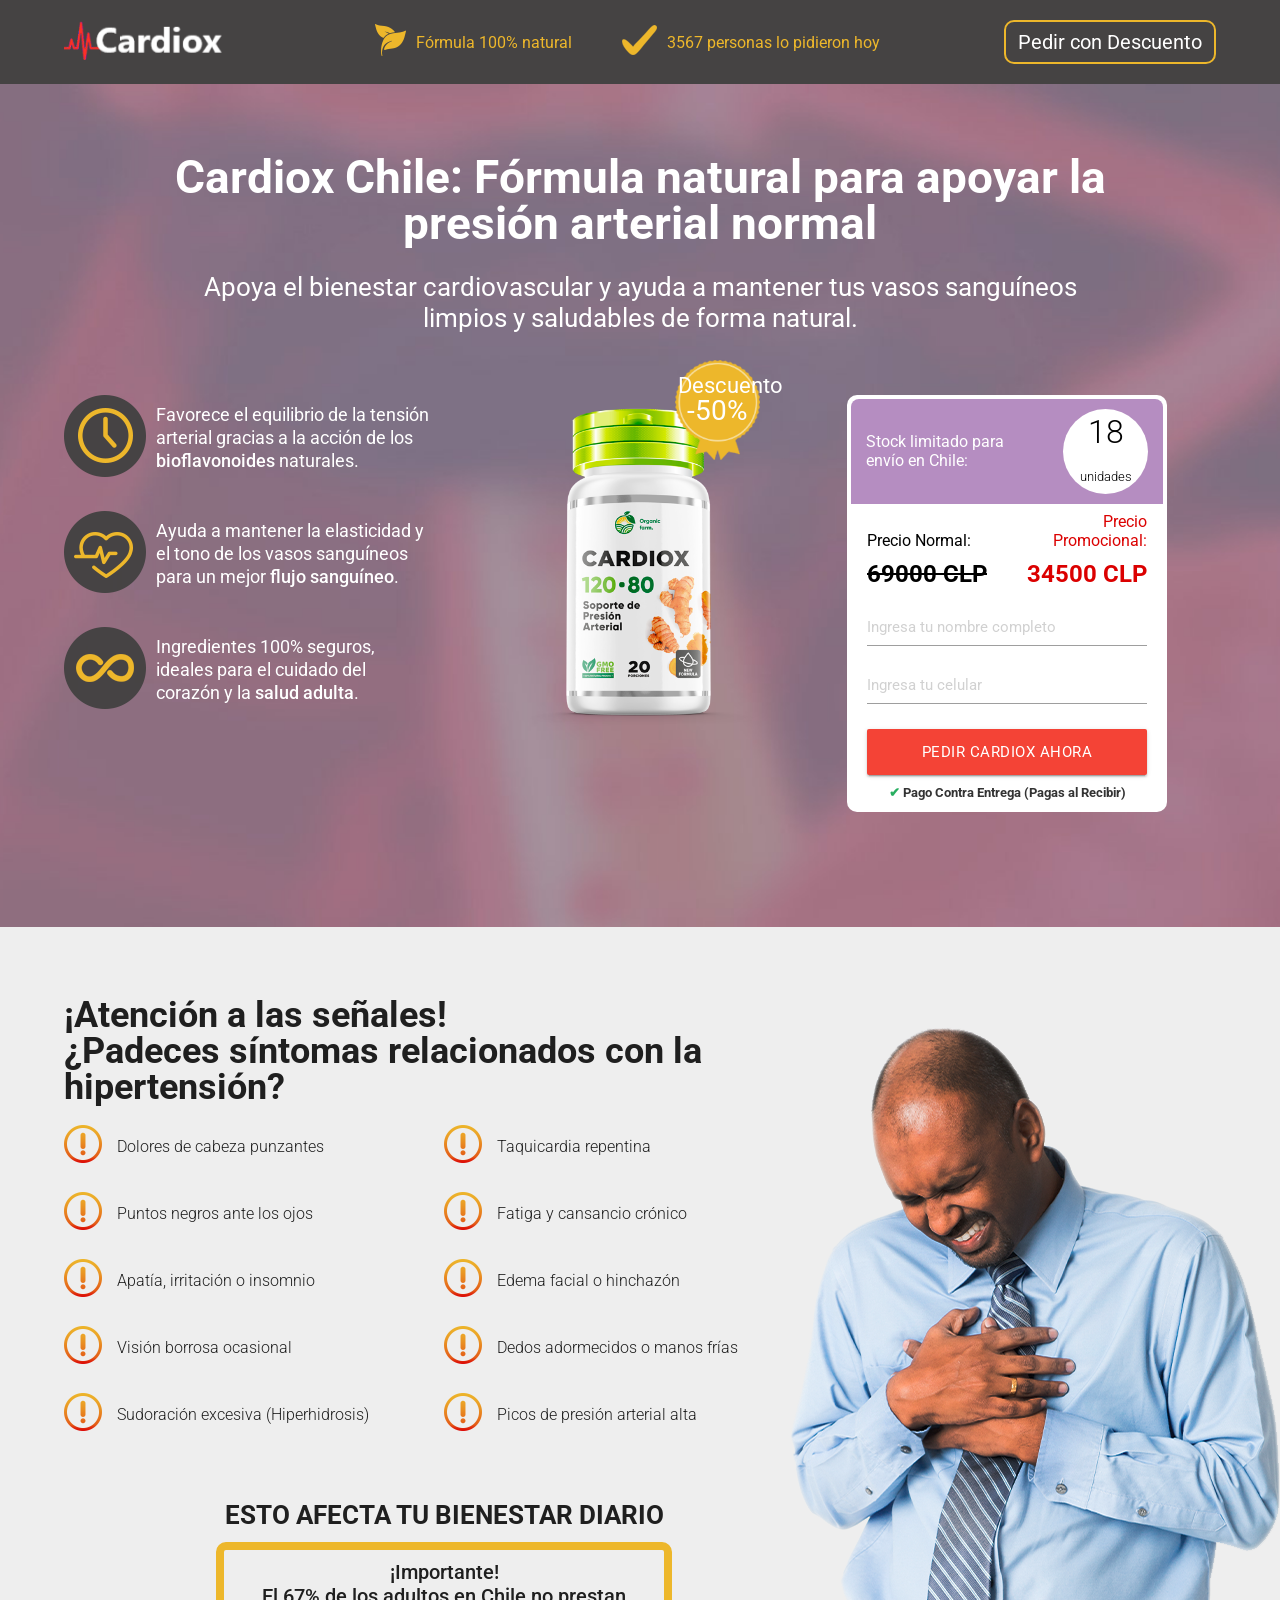
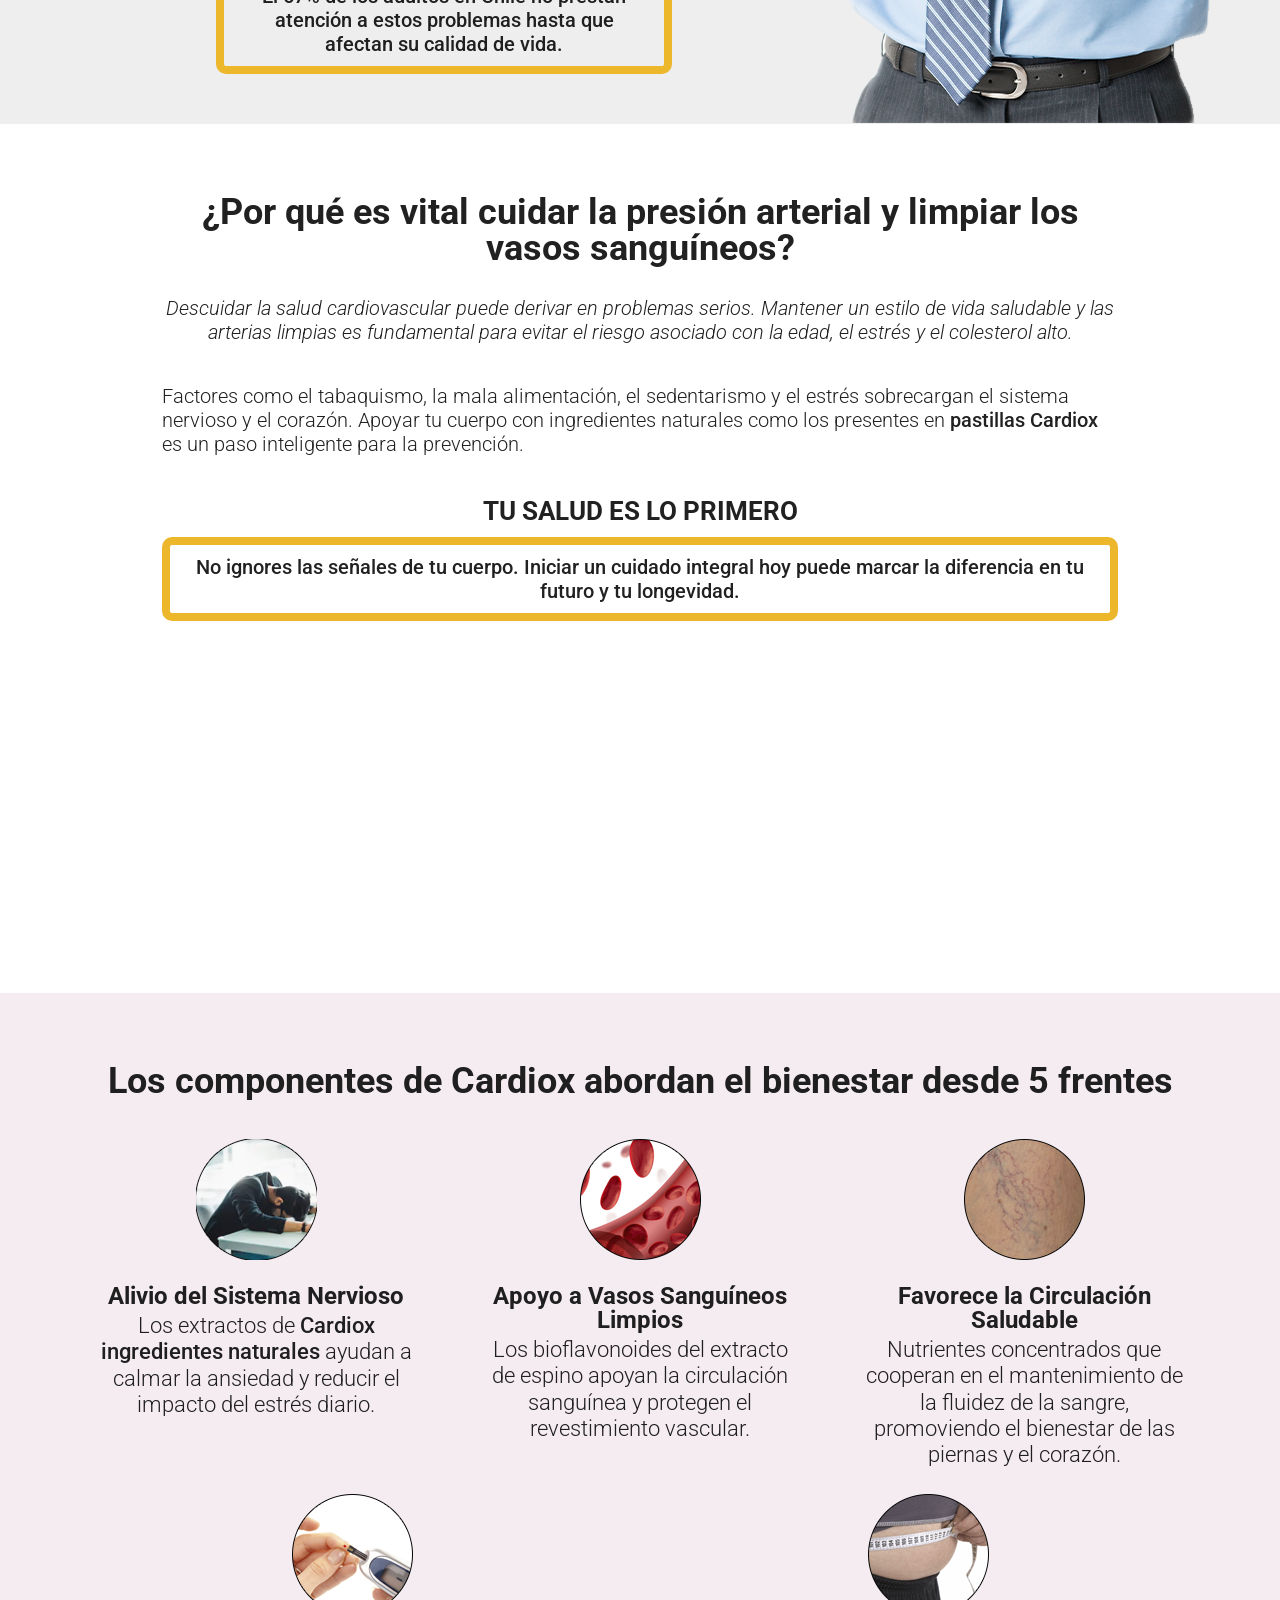
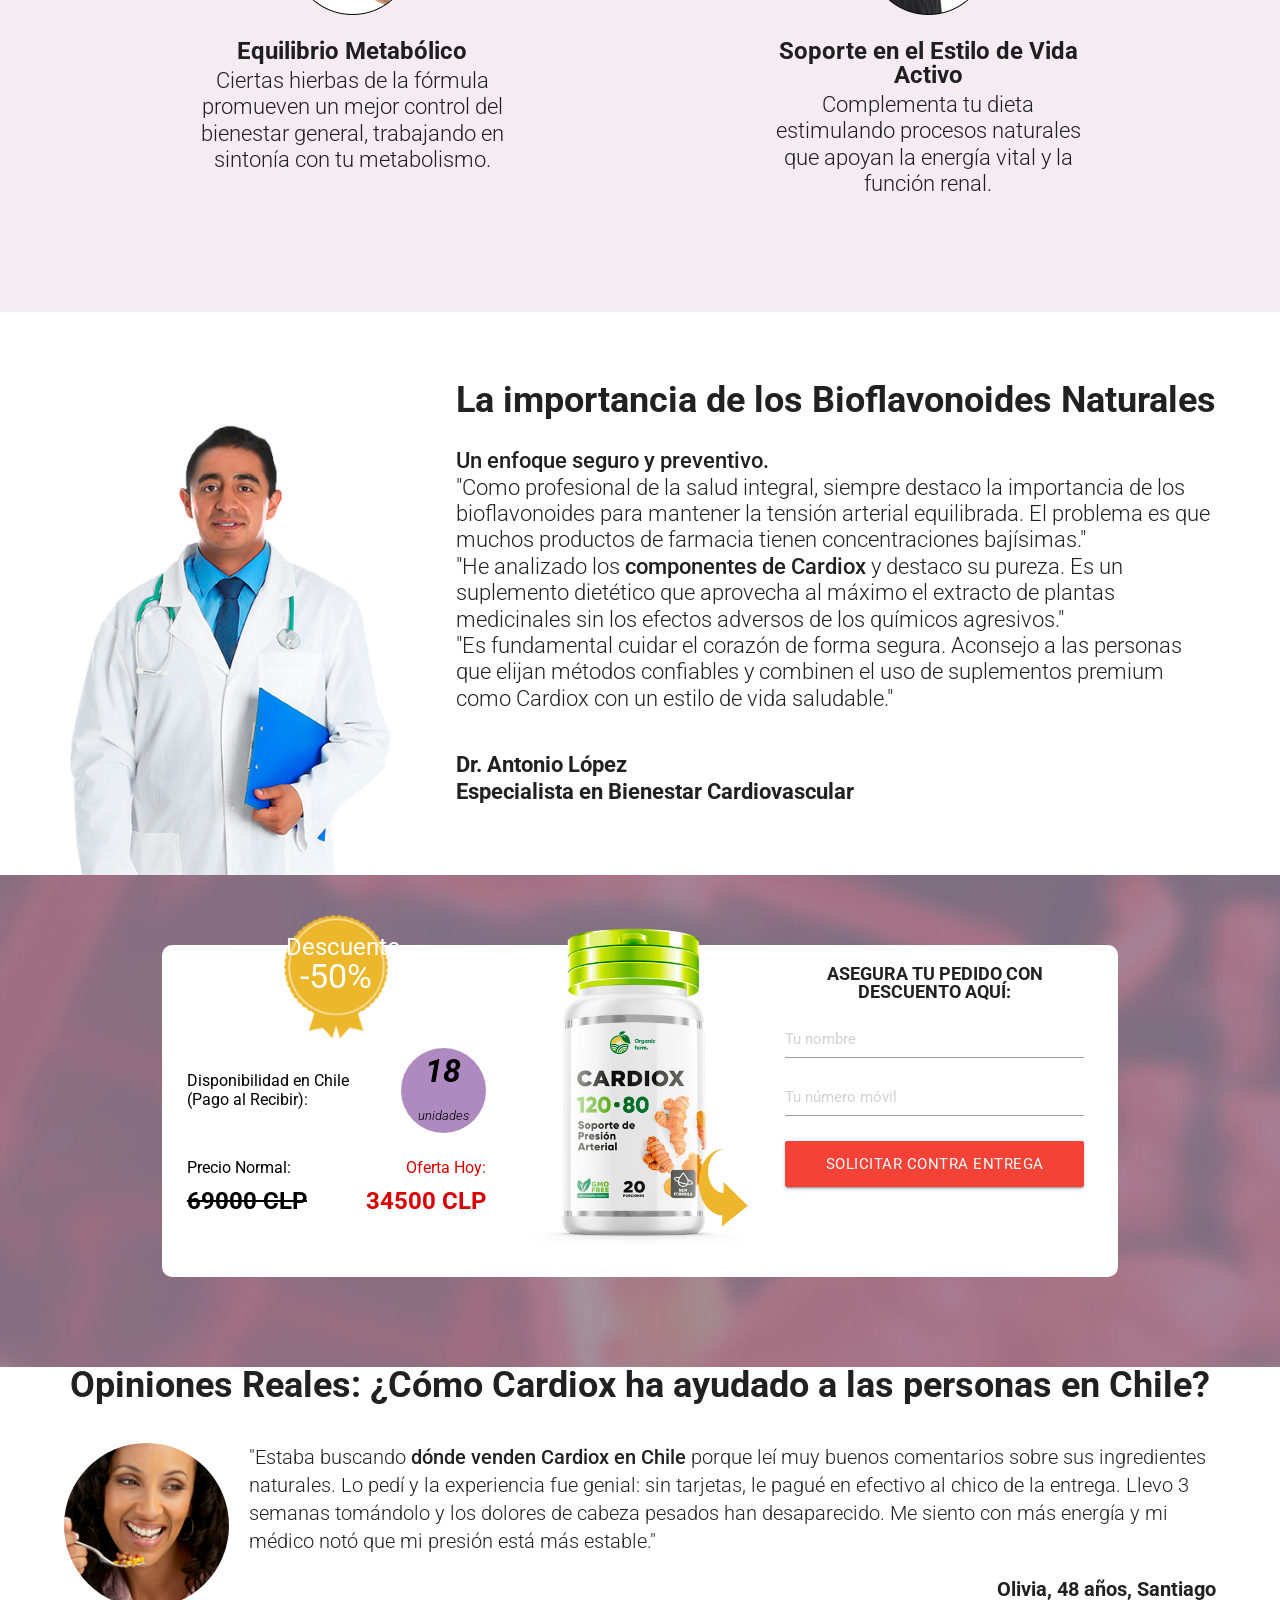
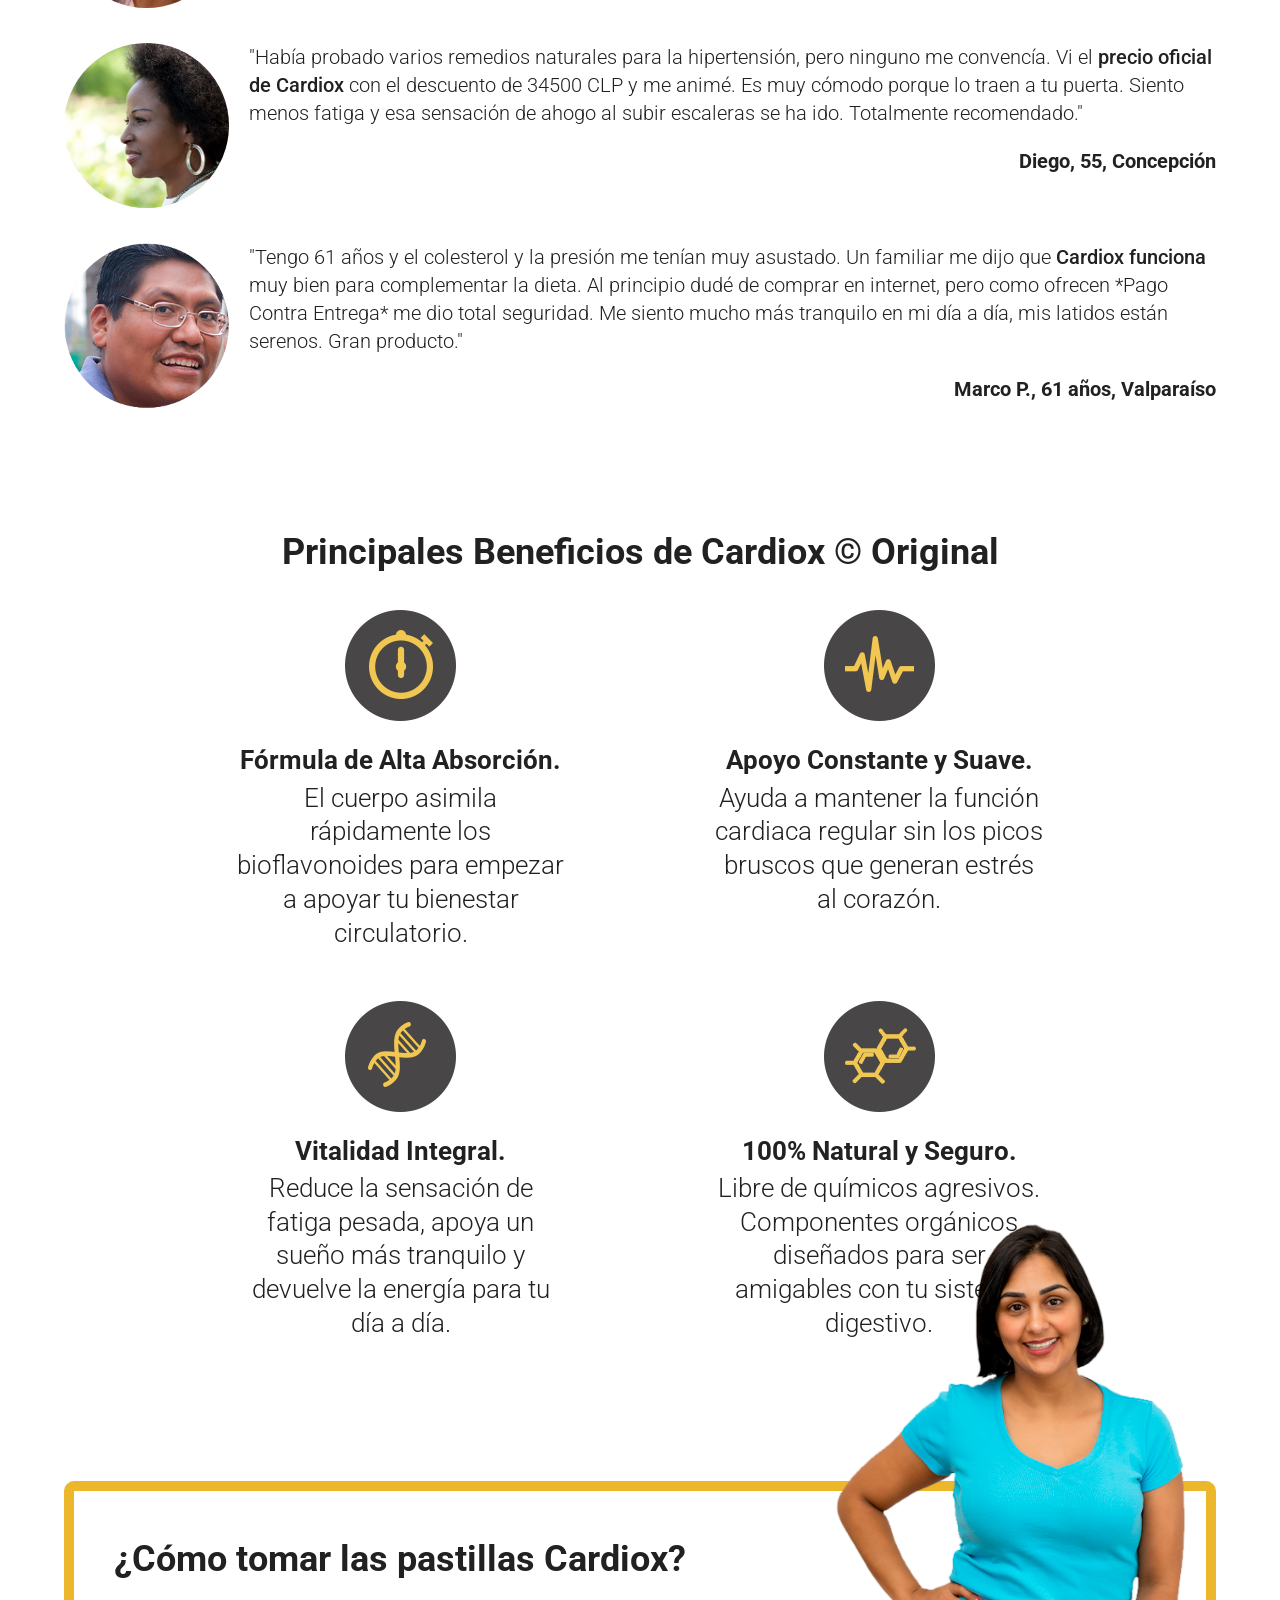
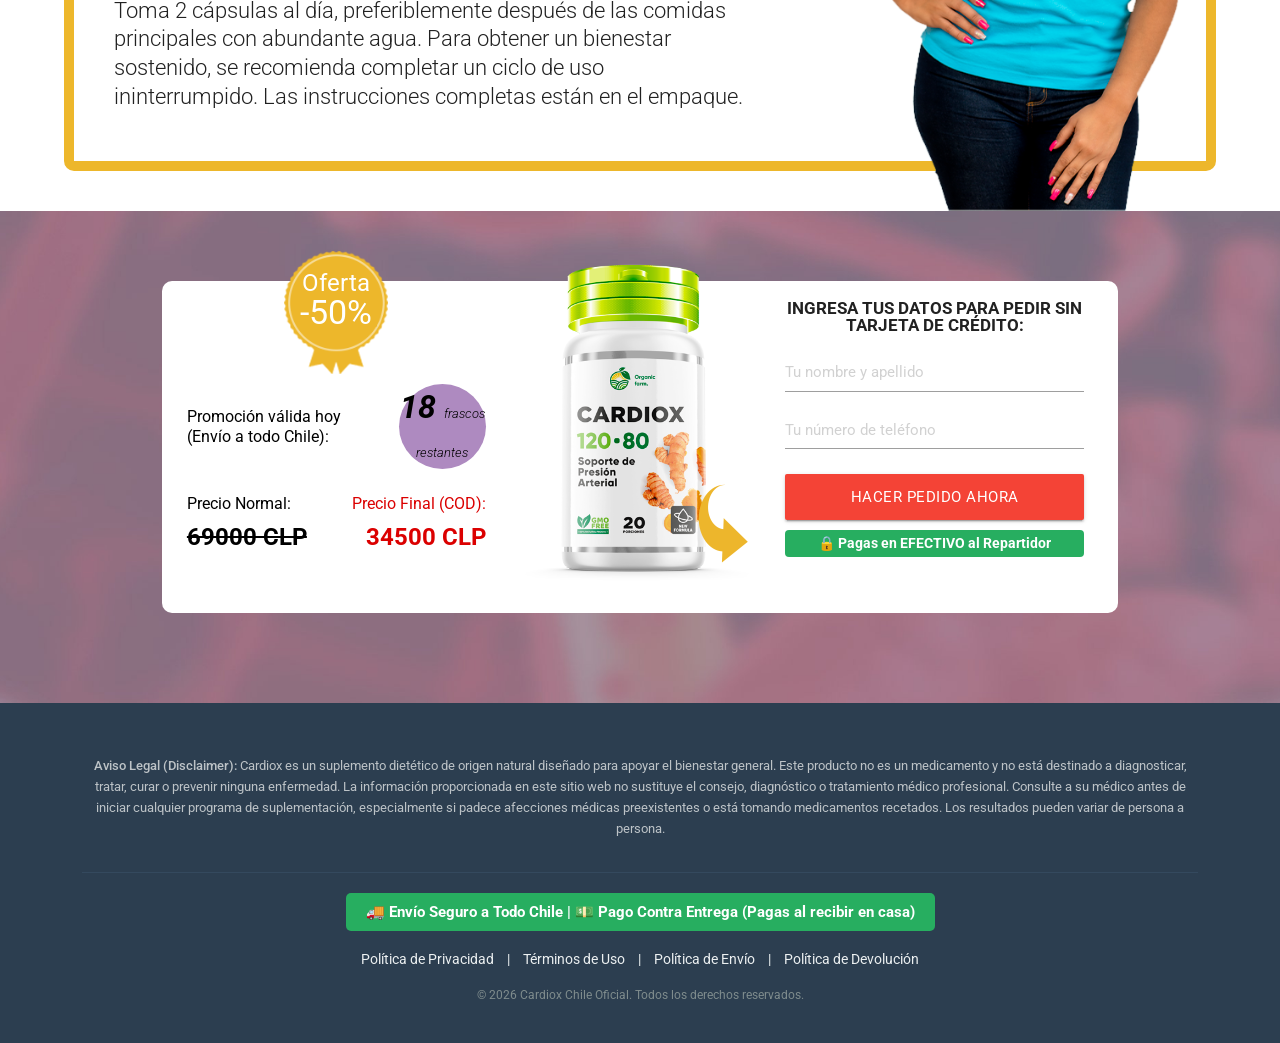
<file: index.html>
<!DOCTYPE html>
<html lang="es-CL">
<head>
	<meta charset="UTF-8">
	<meta name="viewport" content="width=device-width, initial-scale=1.0">
	<meta http-equiv="X-UA-Compatible" content="ie=edge">
	<title>Cardiox Chile | Oferta 50% de Descuento | Pago al Recibir</title>
	<link rel="shortcut icon" href="img/favicon.png" type="image/x-icon">
	<link rel="preconnect" href="https://fonts.googleapis.com">
	<link rel="preconnect" href="https://fonts.gstatic.com" crossorigin>
	<link href="https://fonts.googleapis.com/css2?family=Roboto:wght@300;400&display=swap" rel="stylesheet">
	<link href="css/materialize.min.css" rel="stylesheet">
	<link href="css/animate.css" rel="stylesheet">
	<link href="css/style.css" rel="stylesheet">

    <script type="text/javascript" src="script_land.js" defer></script>

    <meta name="description" content="Pide Cardiox Original en Chile con un 50% de descuento. Fórmula natural para tu bienestar cardiovascular. Paga 34.500 CLP solo al recibir en casa. ¡Pide hoy!">
    <meta name="keywords" content="Cardiox, Cardiox Chile, comprar Cardiox, precio de Cardiox, Cardiox pago contra entrega, Cardiox opiniones, hipertensión">
    <link rel="canonical" href="https://cardioxsalud-cl.vercel.app/">
    <meta name="robots" content="index, follow">
    <meta name="author" content="Cardiox Oficial">
    <meta http-equiv="content-language" content="es-CL">
    <meta name="geo.region" content="CL">

    <meta property="og:title" content="Cardiox Chile | Oferta 50% de Descuento | Pago al Recibir">
    <meta property="og:description" content="Pide Cardiox Original en Chile. Paga 34.500 CLP solo al recibir el producto en tu domicilio. Fórmula segura y natural.">
    <meta property="og:type" content="product">
    <meta property="og:url" content="https://cardioxsalud-cl.vercel.app/">
    <meta property="og:image" content="https://cardioxsalud-cl.vercel.app/img/cardiox-bottle.png">
    <meta property="og:locale" content="es_CL">

    <meta name="twitter:card" content="summary_large_image">
    <meta name="twitter:title" content="Cardiox Chile | Oferta 50% | Paga al Recibir">
    <meta name="twitter:description" content="Pide Cardiox Original en Chile con descuento. Paga seguro al recibir en la puerta de tu casa.">

    <link rel="dns-prefetch" href="https://fonts.googleapis.com">

    <script type="application/ld+json">
    {
      "@context": "https://schema.org",
      "@graph": [
        {
          "@type": "Product",
          "@id": "https://cardioxsalud-cl.vercel.app/#product",
          "name": "Cardiox",
          "description": "Suplemento natural diseñado para apoyar el bienestar cardiovascular. Fórmula premium basada en ingredientes naturales. Compra segura con pago contra entrega en todo Chile.",
          "image": "https://cardioxsalud-cl.vercel.app/img/cardiox-bottle.png",
          "brand": {
            "@type": "Brand",
            "name": "Cardiox"
          },
          "sku": "CARDIOXSALUD-CL-001",
          "offers": {
            "@type": "Offer",
            "url": "https://cardioxsalud-cl.vercel.app/",
            "priceCurrency": "CLP",
            "price": "34500",
            "priceValidUntil": "2026-12-31",
            "itemCondition": "https://schema.org/NewCondition",
            "availability": "https://schema.org/InStock",
            "seller": {
              "@type": "Organization",
              "name": "Cardiox Chile Oficial"
            }
          },
          "aggregateRating": {
            "@type": "AggregateRating",
            "ratingValue": "4.8",
            "reviewCount": "124"
          },
          "review": [
            {
              "@type": "Review",
              "author": {
                "@type": "Person",
                "name": "María González"
              },
              "datePublished": "2025-02-15",
              "reviewBody": "Llegó muy rápido y lo mejor es que pagué directamente al repartidor. Me da mucha confianza.",
              "reviewRating": {
                "@type": "Rating",
                "ratingValue": "5"
              }
            },
            {
              "@type": "Review",
              "author": {
                "@type": "Person",
                "name": "Carlos Rodríguez"
              },
              "datePublished": "2025-03-02",
              "reviewBody": "Excelente servicio. El producto llegó sellado y pagué en efectivo. Totalmente recomendado.",
              "reviewRating": {
                "@type": "Rating",
                "ratingValue": "5"
              }
            }
          ]
        },
        {
          "@type": "FAQPage",
          "@id": "https://cardioxsalud-cl.vercel.app/#faq",
          "mainEntity": [
            {
              "@type": "Question",
              "name": "¿Es seguro comprar Cardiox en Chile?",
              "acceptedAnswer": {
                "@type": "Answer",
                "text": "Sí, es 100% seguro. Utilizamos el método de Pago Contra Entrega (COD), lo que significa que no necesitas tarjeta de crédito. Pagas el producto en efectivo directamente al repartidor una vez que lo recibes en tus manos."
              }
            },
            {
              "@type": "Question",
              "name": "¿Cuál es el precio de Cardiox?",
              "acceptedAnswer": {
                "@type": "Answer",
                "text": "Actualmente tenemos una oferta especial del 50% de descuento. El precio final es de 34.500 CLP por unidad. No hay cargos ocultos."
              }
            },
            {
              "@type": "Question",
              "name": "¿Cuánto tarda en llegar el envío?",
              "acceptedAnswer": {
                "@type": "Answer",
                "text": "Los envíos se procesan rápidamente. Dependiendo de tu ubicación en Chile, la entrega suele realizarse en un plazo de 2 a 5 días hábiles."
              }
            }
          ]
        },
        {
          "@type": "WebSite",
          "@id": "https://cardioxsalud-cl.vercel.app/#website",
          "url": "https://cardioxsalud-cl.vercel.app/",
          "name": "Cardiox Chile Oficial"
        },
        {
          "@type": "MedicalWebPage",
          "@id": "https://cardioxsalud-cl.vercel.app/#medicalpage",
          "about": {
            "@type": "HealthTopicContent",
            "name": "Salud Cardiovascular y Suplementos Naturales"
          }
        }
      ]
    }
    </script>

	<!-- Google tag (gtag.js) -->
<script async src="https://www.googletagmanager.com/gtag/js?id=AW-11562798349"></script>
<script>
  window.dataLayer = window.dataLayer || [];
  function gtag(){dataLayer.push(arguments);}
  gtag('js', new Date());

  gtag('config', 'AW-11562798349');
</script>

	<script defer
  data-tag="CDrLKRe2qV0weLJ4y0wNMz" 
  src="https://cdn.cckdl.com/js/base.min.js">
</script>

	<meta name="google-site-verification" content="OZ9y92gjrVGx7BCZrwjEiJqnUBSMea5Pd7iJuMbMOGk" />
</head>
<body>

	<div class="preloader-background" style="display:none">
		<div class="preloader-wrapper big active" style="display:none">
			<div class="spinner-layer spinner-blue-only">
				<div class="circle-clipper left">
					<div class="circle"></div>
				</div>
				<div class="gap-patch">
					<div class="circle"></div>
				</div>
				<div class="circle-clipper right">
					<div class="circle"></div>
				</div>
			</div>
		</div>
	</div>
	<main>
		<header>
			<div class="container">
				<div class="row m-0">
					<div class="col xl12 l12 m12 s12">
						<div class="headerContent">
							<div class="logoBox img_box"><img alt="Cardiox Original Logo" src="img/logo.png"></div>
							<div class="headerContent-items">
								<div class="headerItem">
									<div class="headerItem-icon"><img alt="Fórmula 100% orgânica" src="img/headericon_01.png"></div>
									<div class="headerItem-text">Fórmula 100% natural</div>
								</div>
								<div class="headerItem">
									<div class="headerItem-icon"><img alt="Pedidos de Cardiox" src="img/headericon_02.png"></div>
									<div class="headerItem-text">3567 personas lo pidieron hoy</div>
								</div>
							</div>
							<a href="#form" class="headerButton" >Pedir con Descuento</a>
						</div>
					</div>
				</div>
			</div>
		</header>
        
		<section class="block_01">
			<div class="container">
				<div class="row">
					<div class="col xl10 offset-xl1 l12 m12 s12">
						<h1 class="block_01-title">Cardiox Chile: Fórmula natural para apoyar la presión arterial normal</h1>
						<p class="block_01-subtitle">Apoya el bienestar cardiovascular y ayuda a mantener tus vasos sanguíneos limpios y saludables de forma natural.</p>
					</div>
				</div>
				<div class="row">
					<div class="col xl4 l4 m12 s12">
						<div class="plusesItem dflex">
							<div class="img_box plusesItem-icon"><img alt="Normaliza la presión" src="img/plusico_01.png"></div>
							<div class="plusesItem-text">Favorece el equilibrio de la tensión arterial gracias a la acción de los <strong>bioflavonoides</strong> naturales.</div>
						</div>
						<div class="plusesItem dflex">
							<div class="img_box plusesItem-icon"><img alt="Elasticidad de vasos" src="img/plusico_02.png"></div>
							<div class="plusesItem-text">Ayuda a mantener la elasticidad y el tono de los vasos sanguíneos para un mejor <strong>flujo sanguíneo</strong>.</div>
						</div>
						<div class="plusesItem dflex">
							<div class="img_box plusesItem-icon"><img alt="Seguro y natural" src="img/plusico_03.png"></div>
							<div class="plusesItem-text">Ingredientes 100% seguros, ideales para el cuidado del corazón y la <strong>salud adulta</strong>.</div>
						</div>
					</div>
					<div class="col xl4 l4 m6 s12">
						<div class="img_box productBox">
							<img alt="Botella de Cardiox 34500 CLP" src="img/product.png">
							<div class="obj saleBox">Descuento <span> -50% </span></div>
						</div>
					</div>
					<div class="col xl4 l4 m6 s12">
						<div class="formBox">
							<div class="dflex formBox-header">
								<div class="formBox-header__text">Stock limitado para envío en Chile:</div>
								<div class="valign-wrapper formBox-header__count">
									<div><span class="countBox"> 18 </span><b> unidades </b></div>
								</div>
							</div>
							<div class="formBox-content">
								<div class="dflex priceBox">
									<div class="priceBox-item">
										<div class="oldPrice">
											<div class="priceBox-title">Precio Normal:</div>
											<div class="priceBox-info al-cost-promo"> 69000 CLP</div>
										</div>
									</div>
									<div class="priceBox-item">
										<div class="newPrice">
											<div class="priceBox-title">Precio Promocional:</div>
											<div class="priceBox-info al-cost"> 34500 CLP</div>
										</div>
									</div>
								</div>
								<div class="orderForm">
									<form class="orderForm al-form" id="order_form" method="POST" action="/land/order">
										<select class="al-country" name="country" style="display:none"></select>
										<div class="input-field">
											<input id="name" name="name" placeholder="Ingresa tu nombre completo" type="text" required>
										</div>
										<div class="input-field">
											<input class="only_number" id="phone" name="phone" placeholder="Ingresa tu celular" type="tel" required>
										</div>
										<div class="buttonBox">
											<button class="waves-effect btn red button__text customBtn" type="submit">Pedir Cardiox Ahora</button>
                                            <div style="text-align: center; margin-top: 10px; font-size: 13px; color: #333; font-weight: bold;">
                                                <span style="color: #27ae60;">✔</span> Pago Contra Entrega (Pagas al Recibir)
                                            </div>
										</div>
									</form>
								</div>
							</div>
						</div>
					</div>
				</div>
			</div>
		</section>

		<section class="block_02">
			<div class="container">
				<div class="obj objBox1"><img alt="Hombre con hipertensión" class="lazy" src="img/men.png"></div>
				<div class="row m-0">
					<div class="col xl8 l8 m12 s12">
                        <h2 class="block_02-title"><span> ¡Atención a las señales! </span> ¿Padeces síntomas relacionados con la hipertensión?</h2>
						<div class="dflex symptomBox">
							<div class="dflex symptomBox-item">
								<div class="symptomItem-icon"><img alt="Síntoma" src="img/attantion.png"></div>
								<div class="symptomItem-text">Dolores de cabeza punzantes</div>
							</div>
							<div class="dflex symptomBox-item">
								<div class="symptomItem-icon"><img alt="Síntoma" src="img/attantion.png"></div>
								<div class="symptomItem-text">Taquicardia repentina</div>
							</div>
							<div class="dflex symptomBox-item">
								<div class="symptomItem-icon"><img alt="Síntoma" src="img/attantion.png"></div>
								<div class="symptomItem-text">Puntos negros ante los ojos</div>
							</div>
							<div class="dflex symptomBox-item">
								<div class="symptomItem-icon"><img alt="Síntoma" src="img/attantion.png"></div>
								<div class="symptomItem-text">Fatiga y cansancio crónico</div>
							</div>
							<div class="dflex symptomBox-item">
								<div class="symptomItem-icon"><img alt="Síntoma" src="img/attantion.png"></div>
								<div class="symptomItem-text">Apatía, irritación o insomnio</div>
							</div>
							<div class="dflex symptomBox-item">
								<div class="symptomItem-icon"><img alt="Síntoma" src="img/attantion.png"></div>
								<div class="symptomItem-text">Edema facial o hinchazón</div>
							</div>
							<div class="dflex symptomBox-item">
								<div class="symptomItem-icon"><img alt="Síntoma" src="img/attantion.png"></div>
								<div class="symptomItem-text">Visión borrosa ocasional</div>
							</div>
							<div class="dflex symptomBox-item">
								<div class="symptomItem-icon"><img alt="Síntoma" src="img/attantion.png"></div>
								<div class="symptomItem-text">Dedos adormecidos o manos frías</div>
							</div>
							<div class="dflex symptomBox-item">
								<div class="symptomItem-icon"><img alt="Síntoma" src="img/attantion.png"></div>
								<div class="symptomItem-text">Sudoración excesiva (Hiperhidrosis)</div>
							</div>
							<div class="dflex symptomBox-item">
								<div class="symptomItem-icon"><img alt="Síntoma" src="img/attantion.png"></div>
								<div class="symptomItem-text">Picos de presión arterial alta</div>
							</div>
						</div>
						<div class="bannerBox">
							<div class="bannerBox-title">ESTO AFECTA TU BIENESTAR DIARIO</div>
							<div class="bannerBox-text"><span> ¡Importante! </span> El 67% de los adultos en Chile no prestan atención a estos problemas hasta que afectan su calidad de vida.</div>
						</div>
					</div>
				</div>
			</div>
		</section>

		<section class="block_03">
			<div class="container">
				<div class="row">
					<div class="col xl10 offset-xl1 l12 m12 s12">
                        <h2 class="block_03-title">¿Por qué es vital cuidar la presión arterial y limpiar los vasos sanguíneos?</h2>
						<div class="block_03-subtitle center-align">
							<i>
								Descuidar la salud cardiovascular puede derivar en problemas serios. Mantener un estilo de vida saludable y las arterias limpias es fundamental para evitar el riesgo asociado con la edad, el estrés y el colesterol alto.
							</i>
						</div>
						<div class="block_03-subtitle">
							Factores como el tabaquismo, la mala alimentación, el sedentarismo y el estrés sobrecargan el sistema nervioso y el corazón. Apoyar tu cuerpo con ingredientes naturales como los presentes en <strong>pastillas Cardiox</strong> es un paso inteligente para la prevención.
						</div>
						<div class="bannerBox">
							<div class="bannerBox-title">TU SALUD ES LO PRIMERO</div>
							<div class="bannerBox-text">No ignores las señales de tu cuerpo. Iniciar un cuidado integral hoy puede marcar la diferencia en tu futuro y tu longevidad.</div>
						</div>
					</div>
				</div>
			</div>
		</section>

		<section class="block_04 valign-wrapper parallax-container">
			<div class="parallax"><img alt="Fondo Cardiox Científico" class="lazy" src="img/bg_04.png"></div>
			<div class="container">
				<div class="row m-0">
					<div class="col xl9 l12 m12 s12">
                        <h2 class="block_04-title">La fórmula natural desarrollada para tu cuidado cardiovascular</h2>
						<div class="block_04-text">Especialistas en bienestar dedicaron años a encontrar la combinación exacta de extractos naturales de alta pureza.</div>
						<div class="block_04-text">El resultado es el suplemento dietético <strong>Cardiox Original</strong>, diseñado con los más altos estándares.</div>
						<div class="block_04-text">
							Fabricado bajo estrictas normas de calidad, este producto busca ofrecer un apoyo seguro, discreto y sin requerir recetas complicadas, confiando en el poder de la naturaleza.
						</div>
					</div>
				</div>
			</div>
		</section>

		<section class="block_05">
			<div class="container">
				<div class="row">
					<div class="col xl12 l12 m12 s12">
                        <h2 class="block_05-title">Los componentes de Cardiox abordan el bienestar desde 5 frentes</h2>
						<div class="dflex causesBox">
							<div class="causesBox-item">
								<div class="causesBox-icon img_box"><img alt="Estrés" src="img/cause_01.png"></div>
								<div class="causesBox-title">Alivio del Sistema Nervioso</div>
								<div class="causesBox-text">Los extractos de <strong>Cardiox ingredientes naturales</strong> ayudan a calmar la ansiedad y reducir el impacto del estrés diario.</div>
							</div>
							<div class="causesBox-item">
								<div class="causesBox-icon img_box"><img alt="Vasos sanguíneos" src="img/cause_02.png"></div>
								<div class="causesBox-title">Apoyo a Vasos Sanguíneos Limpios</div>
								<div class="causesBox-text">Los bioflavonoides del extracto de espino apoyan la circulación sanguínea y protegen el revestimiento vascular.</div>
							</div>
							<div class="causesBox-item">
								<div class="causesBox-icon img_box"><img alt="Circulación" src="img/cause_03.png"></div>
								<div class="causesBox-title">Favorece la Circulación Saludable</div>
								<div class="causesBox-text">
									Nutrientes concentrados que cooperan en el mantenimiento de la fluidez de la sangre, promoviendo el bienestar de las piernas y el corazón.
								</div>
							</div>
							<div class="causesBox-item">
								<div class="causesBox-icon img_box"><img alt="Niveles de azúcar" src="img/cause_04.png"></div>
								<div class="causesBox-title">Equilibrio Metabólico</div>
								<div class="causesBox-text">Ciertas hierbas de la fórmula promueven un mejor control del bienestar general, trabajando en sintonía con tu metabolismo.</div>
							</div>
							<div class="causesBox-item">
								<div class="causesBox-icon img_box"><img alt="Peso" src="img/cause_05.png"></div>
								<div class="causesBox-title">Soporte en el Estilo de Vida Activo</div>
								<div class="causesBox-text">Complementa tu dieta estimulando procesos naturales que apoyan la energía vital y la función renal.</div>
							</div>
						</div>
					</div>
				</div>
			</div>
		</section>

		<section class="block_06">
			<div class="container">
				<div class="obj objBox2"><img alt="Opinión Médico" class="lazy" src="img/expert.png"></div>
				<div class="row m-0">
					<div class="col xl8 offset-xl4 l10 offset-l2 m12 s12">
                        <h2 class="block_06-title">La importancia de los Bioflavonoides Naturales</h2>
						<div class="block_06-text"><strong>Un enfoque seguro y preventivo.</strong></div>
						<div class="block_06-text">
							"Como profesional de la salud integral, siempre destaco la importancia de los bioflavonoides para mantener la tensión arterial equilibrada. El problema es que muchos productos de farmacia tienen concentraciones bajísimas."
						</div>
						<div class="block_06-text">
							"He analizado los <strong>componentes de Cardiox</strong> y destaco su pureza. Es un suplemento dietético que aprovecha al máximo el extracto de plantas medicinales sin los efectos adversos de los químicos agresivos."
						</div>
						<div class="block_06-text">
							"Es fundamental cuidar el corazón de forma segura. Aconsejo a las personas que elijan métodos confiables y combinen el uso de suplementos premium como Cardiox con un estilo de vida saludable."
						</div>
						<div class="expertName"><span> Dr. Antonio López </span> Especialista en Bienestar Cardiovascular</div>
					</div>
				</div>
			</div>
		</section>

		<section class="block_07">
			<div class="container">
				<div class="row">
					<div class="col xl10 offset-xl1 l12 m6 offset-m4 s12">
						<div class="dflex customForm">
							<div class="customForm-item">
								<div class="saleBox">Descuento <span> -50% </span></div>
								<div class="dflex customForm-header">
									<div class="formBox-header__text">Disponibilidad en Chile (Pago al Recibir):</div>
									<div class="valign-wrapper formBox-header__count">
										<div><span class="countBox"> 18 </span><b> unidades </b></div>
									</div>
								</div>
								<div class="dflex priceBox">
									<div class="priceBox-item">
										<div class="oldPrice">
											<div class="priceBox-title">Precio Normal:</div>
											<div class="priceBox-info al-cost-promo"> 69000 CLP</div>
										</div>
									</div>
									<div class="priceBox-item">
										<div class="newPrice">
											<div class="priceBox-title">Oferta Hoy:</div>
											<div class="priceBox-info al-cost"> 34500 CLP</div>
										</div>
									</div>
								</div>
							</div>
							<div class="customForm-item">
								<div class="img_box productBox"><img alt="Comprar Cardiox en Chile" src="img/product.png"><img alt="Flecha de descuento" class="obj objArrow" src="img/arrow.png"></div>
							</div>
							<div class="customForm-item">
								<h3 class="customForm-title" style="font-size: 1.2rem; font-weight:bold;">Asegura tu pedido con descuento aquí:</h3>
								<form class="orderForm al-form" id="order_form" method="POST" action="/land/order">
									<select class="al-country" name="country" style="display:none"></select>
									<div class="input-field">
										<input id="name" name="name" placeholder="Tu nombre" type="text" required>
									</div>
									<div class="input-field">
										<input class="only_number" id="phone" name="phone" placeholder="Tu número móvil" type="tel" required>
									</div>
									<div class="buttonBox">
										<button class="waves-effect btn red button__text customBtn" type="submit">Solicitar Contra Entrega</button>
									</div>
								</form>
							</div>
						</div>
					</div>
				</div>
			</div>
		</section>

		<section class="block_09">
			<div class="container">
				<div class="row">
					<div class="col xl12 l12 m12 s12">
                        <h2 class="block_09-title">Opiniones Reales: ¿Cómo Cardiox ha ayudado a las personas en Chile?</h2>
						<div class="reviewsBox">
							<div class="dflex reviewItem">
								<div class="reviewItem-avatar img_box"><img alt="Opiniones Cardiox" src="img/review_01.jpg"></div>
								<div class="reviewItem-text">
									"Estaba buscando <strong>dónde venden Cardiox en Chile</strong> porque leí muy buenos comentarios sobre sus ingredientes naturales. Lo pedí y la experiencia fue genial: sin tarjetas, le pagué en efectivo al chico de la entrega. Llevo 3 semanas tomándolo y los dolores de cabeza pesados han desaparecido. Me siento con más energía y mi médico notó que mi presión está más estable."
									<span class="authorName"> Olivia, 48 años, Santiago </span>
								</div>
							</div>
							<div class="dflex reviewItem">
								<div class="reviewItem-avatar img_box"><img alt="Testimonios Cardiox" src="img/review_02.jpg"></div>
								<div class="reviewItem-text">
									"Había probado varios remedios naturales para la hipertensión, pero ninguno me convencía. Vi el <strong>precio oficial de Cardiox</strong> con el descuento de 34500 CLP y me animé. Es muy cómodo porque lo traen a tu puerta. Siento menos fatiga y esa sensación de ahogo al subir escaleras se ha ido. Totalmente recomendado." <span class="authorName"> Diego, 55, Concepción </span>
								</div>
							</div>
							<div class="dflex reviewItem">
								<div class="reviewItem-avatar img_box"><img alt="Cardiox funciona" src="img/review_03.png"></div>
								<div class="reviewItem-text">
									"Tengo 61 años y el colesterol y la presión me tenían muy asustado. Un familiar me dijo que <strong>Cardiox funciona</strong> muy bien para complementar la dieta. Al principio dudé de comprar en internet, pero como ofrecen *Pago Contra Entrega* me dio total seguridad. Me siento mucho más tranquilo en mi día a día, mis latidos están serenos. Gran producto."
									<span class="authorName"> Marco P., 61 años, Valparaíso </span>
								</div>
							</div>
						</div>
					</div>
				</div>
			</div>
		</section>

		<section class="block_10">
			<div class="container">
				<div class="row">
					<div class="col xl10 offset-xl1 l12 m12 s12">
                        <h2 class="block_10-title">Principales Beneficios de Cardiox © Original</h2>
						<div class="dflex productBonus">
							<div class="bonusItem center-align">
								<div class="bonusItem-icon img_box"><img alt="Ayuda rápida" src="img/bonus_01.png"></div>
								<div class="bonusItem-title">Fórmula de Alta Absorción.</div>
								<div class="bonusItem-text">El cuerpo asimila rápidamente los bioflavonoides para empezar a apoyar tu bienestar circulatorio.</div>
							</div>
							<div class="bonusItem center-align">
								<div class="bonusItem-icon img_box"><img alt="Protección" src="img/bonus_02.png"></div>
								<div class="bonusItem-title">Apoyo Constante y Suave.</div>
								<div class="bonusItem-text">Ayuda a mantener la función cardiaca regular sin los picos bruscos que generan estrés al corazón.</div>
							</div>
							<div class="bonusItem center-align">
								<div class="bonusItem-icon img_box"><img alt="Mejora integral" src="img/bonus_03.png"></div>
								<div class="bonusItem-title">Vitalidad Integral.</div>
								<div class="bonusItem-text">Reduce la sensación de fatiga pesada, apoya un sueño más tranquilo y devuelve la energía para tu día a día.</div>
							</div>
							<div class="bonusItem center-align">
								<div class="bonusItem-icon img_box"><img alt="Natural" src="img/bonus_04.png"></div>
								<div class="bonusItem-title">100% Natural y Seguro.</div>
								<div class="bonusItem-text">Libre de químicos agresivos. Componentes orgánicos diseñados para ser amigables con tu sistema digestivo.</div>
							</div>
						</div>
					</div>
				</div>
			</div>
		</section>

		<section class="block_11">
			<div class="container">
				<div class="row">
					<div class="col xl12 l12 m12 s12">
						<div class="howToUse valign-wrapper">
							<div class="obj objBox3 img_box"><img alt="Cómo tomar Cardiox" class="lazy" src="img/women.png"></div>
							<div class="howToUse-content">
								<h3 class="howToUse-title">¿Cómo tomar las pastillas Cardiox?</h3>
								<div class="howToUse-text">Toma 2 cápsulas al día, preferiblemente después de las comidas principales con abundante agua. Para obtener un bienestar sostenido, se recomienda completar un ciclo de uso ininterrumpido. Las instrucciones completas están en el empaque.</div>
							</div>
						</div>
					</div>
				</div>
			</div>
		</section>

		<section class="block_12">
			<div class="container">
				<div class="row">
					<div class="col xl10 offset-xl1 l12 m7 offset-m4 s12">
						<div class="dflex customForm">
							<div class="customForm-item">
								<div class="saleBox">Oferta <span> -50% </span></div>
								<div class="dflex customForm-header">
									<div class="formBox-header__text">Promoción válida hoy (Envío a todo Chile):</div>
									<div class="valign-wrapper formBox-header__count">
										<div><span class="countBox"> 18 </span><b> frascos restantes </b></div>
									</div>
								</div>
								<div class="dflex priceBox">
									<div class="priceBox-item">
										<div class="oldPrice">
											<div class="priceBox-title">Precio Normal:</div>
											<div class="priceBox-info al-cost-promo"> 69000 CLP</div>
										</div>
									</div>
									<div class="priceBox-item">
										<div class="newPrice">
											<div class="priceBox-title">Precio Final (COD):</div>
											<div class="priceBox-info al-cost"> 34500 CLP</div>
										</div>
									</div>
								</div>
							</div>
							<div class="customForm-item" id="form">
								<div class="img_box productBox"><img alt="Cardiox en promoción" src="img/product.png"><img alt="Flecha" class="obj objArrow" src="img/arrow.png"></div>
							</div>
							<div class="customForm-item">
								<h3 class="customForm-title" style="font-size: 1.1rem; font-weight:bold;">Ingresa tus datos para pedir sin tarjeta de crédito:</h3>
								<form class="orderForm al-form" id="order_form" method="POST" action="/land/order">
									<select class="al-country" name="country" style="display:none"></select>
									<div class="input-field">
										<input id="name" name="name" placeholder="Tu nombre y apellido" type="text" required>
									</div>
									<div class="input-field">
										<input class="only_number" id="phone" name="phone" placeholder="Tu número de teléfono" type="tel" required>
									</div>
									<div class="buttonBox">
										<button class="waves-effect btn red button__text customBtn" type="submit">HACER PEDIDO AHORA</button>
                                        <div style="text-align: center; margin-top: 10px; font-size: 14px; color: #fff; font-weight: bold; background: #27ae60; padding: 5px; border-radius: 4px;">
                                            🔒 Pagas en EFECTIVO al Repartidor
                                        </div>
									</div>
								</form>
							</div>
						</div>
					</div>
				</div>
			</div>
		</section>
	</main>

    <footer style="background-color: #2c3e50; color: #ecf0f1; padding: 40px 20px; font-family: 'Roboto', sans-serif; text-align: center;">
        <div class="container">
            <div style="margin-bottom: 20px; border-bottom: 1px solid #34495e; padding-bottom: 20px;">
                <p style="font-size: 13px; line-height: 1.6; color: #bdc3c7;">
                    <strong>Aviso Legal (Disclaimer):</strong> Cardiox es un suplemento dietético de origen natural diseñado para apoyar el bienestar general. Este producto no es un medicamento y no está destinado a diagnosticar, tratar, curar o prevenir ninguna enfermedad. La información proporcionada en este sitio web no sustituye el consejo, diagnóstico o tratamiento médico profesional. Consulte a su médico antes de iniciar cualquier programa de suplementación, especialmente si padece afecciones médicas preexistentes o está tomando medicamentos recetados. Los resultados pueden variar de persona a persona.
                </p>
            </div>
            
            <div style="margin-bottom: 20px;">
                <span style="display: inline-block; background: #27ae60; color: white; padding: 10px 20px; border-radius: 5px; font-weight: bold; font-size: 15px;">
                    🚚 Envío Seguro a Todo Chile | 💵 Pago Contra Entrega (Pagas al recibir en casa)
                </span>
            </div>

            <div style="font-size: 14px;">
                <a href="politica-de-privacidad.html" style="color: #ecf0f1; text-decoration: none; margin: 0 10px;">Política de Privacidad</a> |
                <a href="terminos-de-uso.html" style="color: #ecf0f1; text-decoration: none; margin: 0 10px;">Términos de Uso</a> |
                <a href="politica-de-envio.html" style="color: #ecf0f1; text-decoration: none; margin: 0 10px;">Política de Envío</a> |
                <a href="politica-de-devolucion.html" style="color: #ecf0f1; text-decoration: none; margin: 0 10px;">Política de Devolución</a>
            </div>
            
            <div style="margin-top: 20px; font-size: 12px; color: #7f8c8d;">
                &copy; <script>document.write(new Date().getFullYear());</script> Cardiox Chile Oficial. Todos los derechos reservados.
            </div>
        </div>
    </footer>

	<script src="js/jquery.js"></script>
	<script src="js/terradrew.js"></script>
	<script src="/tl-validator.js?country=cl&label=false"></script>

</body>
</html>
</file>
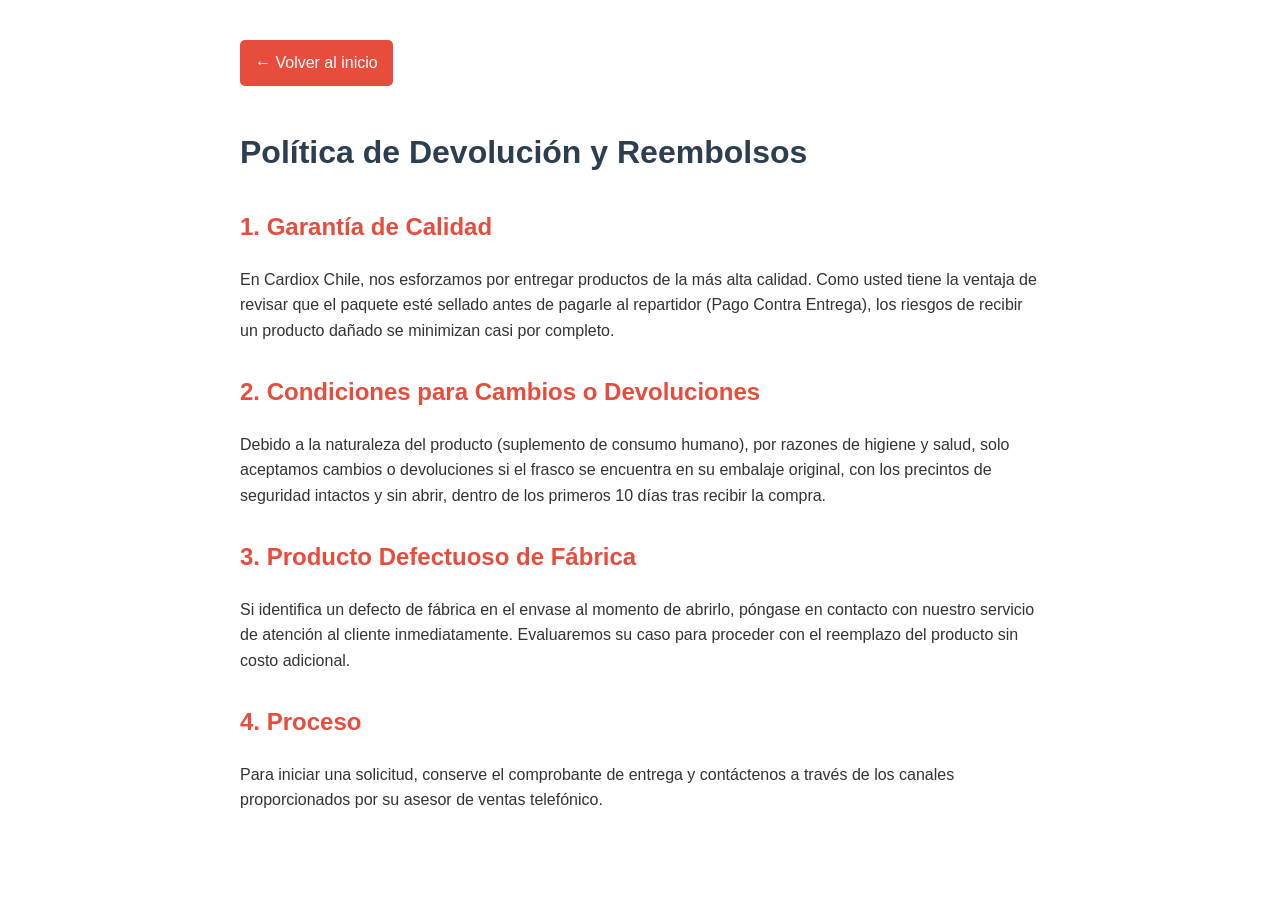
<file: politica-de-devolucion.html>
<!DOCTYPE html>
<html lang="es-CL">
<head>
    <meta charset="UTF-8">
    <meta name="viewport" content="width=device-width, initial-scale=1.0">
    <title>Política de Devolución | Cardiox Chile</title>
    <style>
        body { font-family: 'Roboto', sans-serif; line-height: 1.6; color: #333; max-width: 800px; margin: 0 auto; padding: 40px 20px; }
        h1 { color: #2c3e50; }
        h2 { color: #e74c3c; margin-top: 30px; }
        .back-btn { display: inline-block; margin-bottom: 20px; padding: 10px 15px; background: #e74c3c; color: #fff; border-radius: 5px; text-decoration: none; }
    </style>
</head>
<body>
    <a href="index.html" class="back-btn">← Volver al inicio</a>
    <h1>Política de Devolución y Reembolsos</h1>
    
    <h2>1. Garantía de Calidad</h2>
    <p>En Cardiox Chile, nos esforzamos por entregar productos de la más alta calidad. Como usted tiene la ventaja de revisar que el paquete esté sellado antes de pagarle al repartidor (Pago Contra Entrega), los riesgos de recibir un producto dañado se minimizan casi por completo.</p>
    
    <h2>2. Condiciones para Cambios o Devoluciones</h2>
    <p>Debido a la naturaleza del producto (suplemento de consumo humano), por razones de higiene y salud, solo aceptamos cambios o devoluciones si el frasco se encuentra en su embalaje original, con los precintos de seguridad intactos y sin abrir, dentro de los primeros 10 días tras recibir la compra.</p>
    
    <h2>3. Producto Defectuoso de Fábrica</h2>
    <p>Si identifica un defecto de fábrica en el envase al momento de abrirlo, póngase en contacto con nuestro servicio de atención al cliente inmediatamente. Evaluaremos su caso para proceder con el reemplazo del producto sin costo adicional.</p>
    
    <h2>4. Proceso</h2>
    <p>Para iniciar una solicitud, conserve el comprobante de entrega y contáctenos a través de los canales proporcionados por su asesor de ventas telefónico.</p>
</body>
</html>
</file>
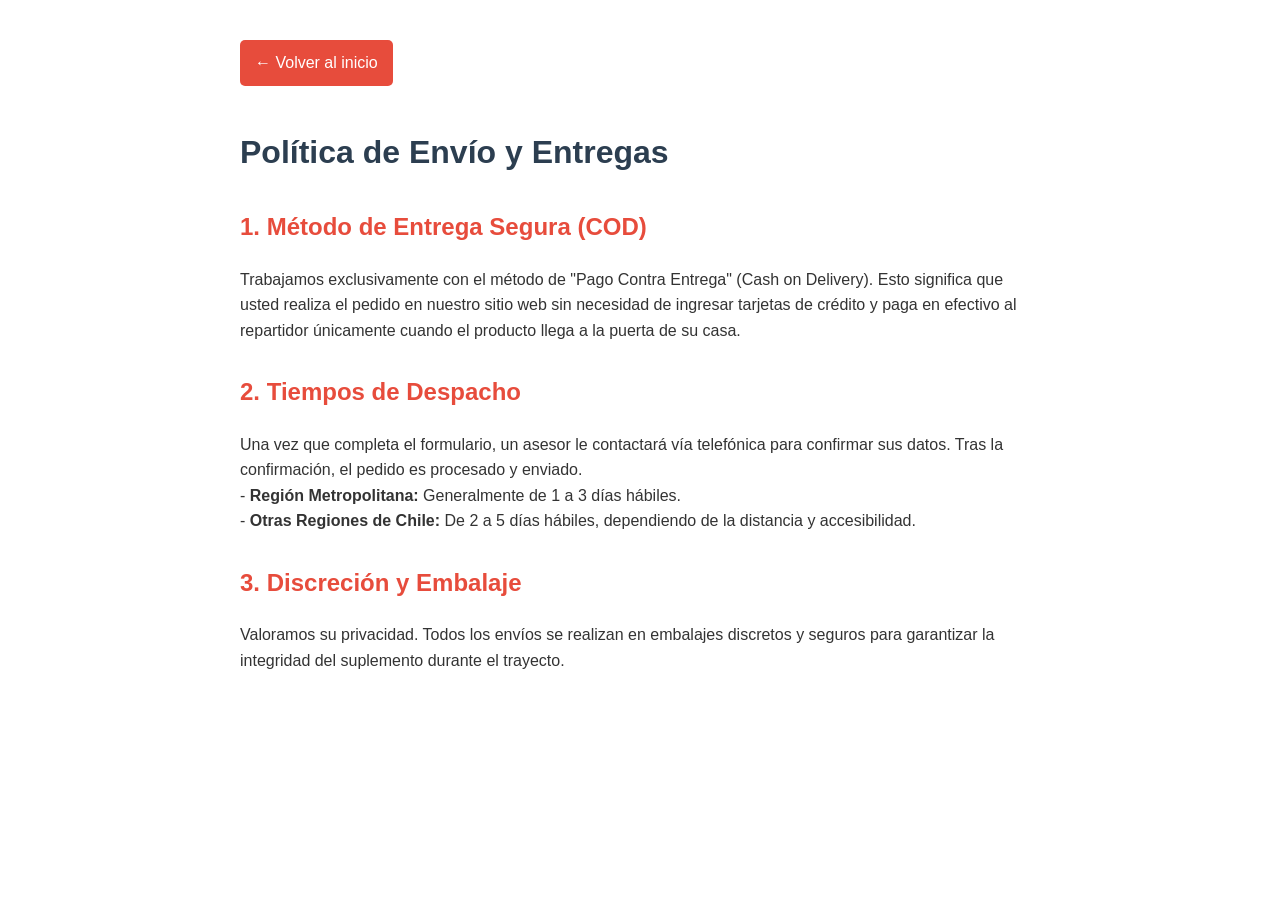
<file: politica-de-envio.html>
<!DOCTYPE html>
<html lang="es-CL">
<head>
    <meta charset="UTF-8">
    <meta name="viewport" content="width=device-width, initial-scale=1.0">
    <title>Política de Envío | Cardiox Chile</title>
    <style>
        body { font-family: 'Roboto', sans-serif; line-height: 1.6; color: #333; max-width: 800px; margin: 0 auto; padding: 40px 20px; }
        h1 { color: #2c3e50; }
        h2 { color: #e74c3c; margin-top: 30px; }
        .back-btn { display: inline-block; margin-bottom: 20px; padding: 10px 15px; background: #e74c3c; color: #fff; border-radius: 5px; text-decoration: none; }
    </style>
</head>
<body>
    <a href="index.html" class="back-btn">← Volver al inicio</a>
    <h1>Política de Envío y Entregas</h1>
    
    <h2>1. Método de Entrega Segura (COD)</h2>
    <p>Trabajamos exclusivamente con el método de "Pago Contra Entrega" (Cash on Delivery). Esto significa que usted realiza el pedido en nuestro sitio web sin necesidad de ingresar tarjetas de crédito y paga en efectivo al repartidor únicamente cuando el producto llega a la puerta de su casa.</p>
    
    <h2>2. Tiempos de Despacho</h2>
    <p>Una vez que completa el formulario, un asesor le contactará vía telefónica para confirmar sus datos. Tras la confirmación, el pedido es procesado y enviado.<br>
    - <strong>Región Metropolitana:</strong> Generalmente de 1 a 3 días hábiles.<br>
    - <strong>Otras Regiones de Chile:</strong> De 2 a 5 días hábiles, dependiendo de la distancia y accesibilidad.</p>
    
    <h2>3. Discreción y Embalaje</h2>
    <p>Valoramos su privacidad. Todos los envíos se realizan en embalajes discretos y seguros para garantizar la integridad del suplemento durante el trayecto.</p>
</body>
</html>
</file>
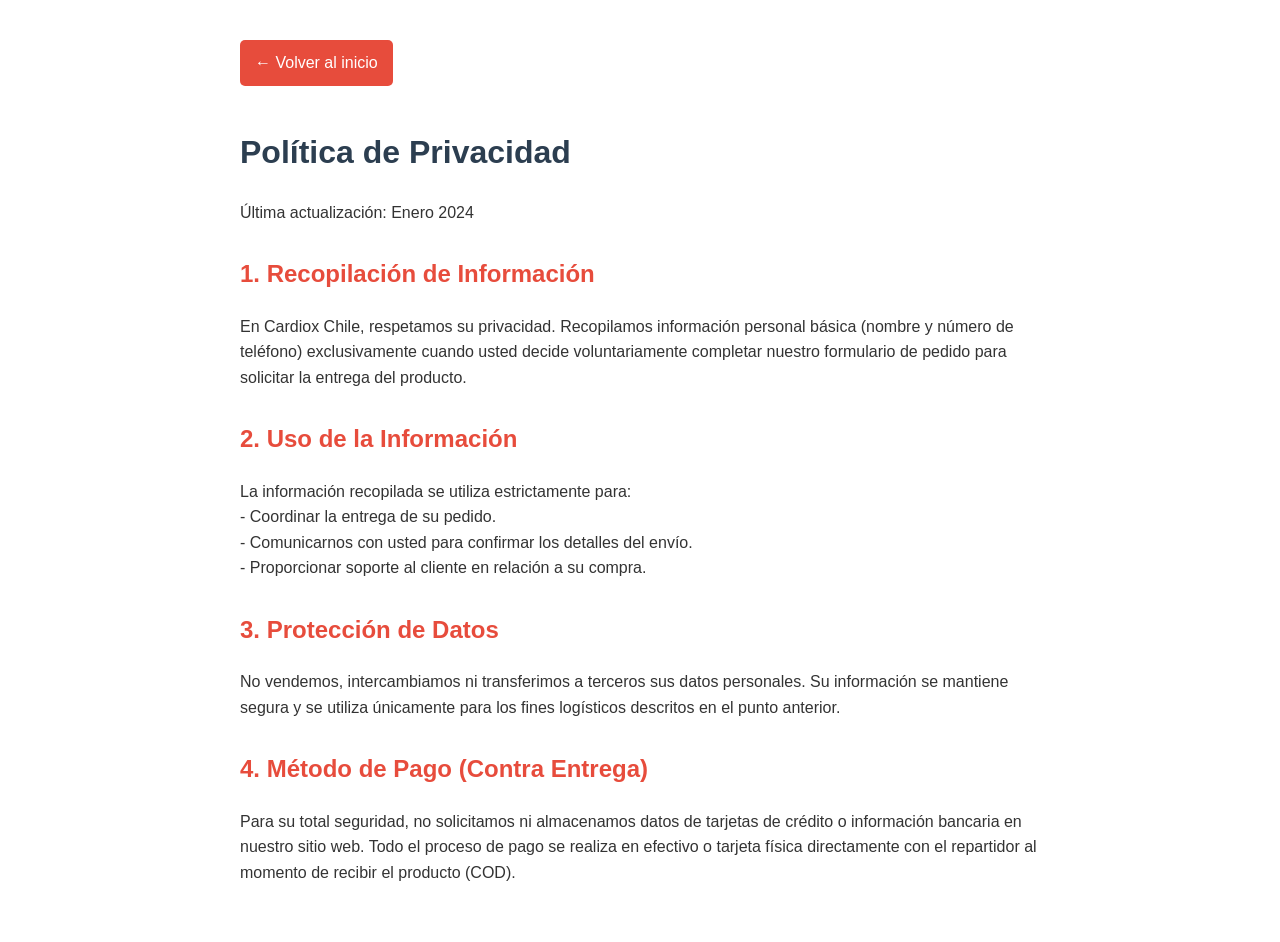
<file: politica-de-privacidad.html>
<!DOCTYPE html>
<html lang="es-CL">
<head>
    <meta charset="UTF-8">
    <meta name="viewport" content="width=device-width, initial-scale=1.0">
    <title>Política de Privacidad | Cardiox Chile</title>
    <style>
        body { font-family: 'Roboto', sans-serif; line-height: 1.6; color: #333; max-width: 800px; margin: 0 auto; padding: 40px 20px; }
        h1 { color: #2c3e50; }
        h2 { color: #e74c3c; margin-top: 30px; }
        a { color: #3498db; text-decoration: none; }
        .back-btn { display: inline-block; margin-bottom: 20px; padding: 10px 15px; background: #e74c3c; color: #fff; border-radius: 5px; }
    </style>
</head>
<body>
    <a href="index.html" class="back-btn">← Volver al inicio</a>
    <h1>Política de Privacidad</h1>
    <p>Última actualización: Enero 2024</p>
    
    <h2>1. Recopilación de Información</h2>
    <p>En Cardiox Chile, respetamos su privacidad. Recopilamos información personal básica (nombre y número de teléfono) exclusivamente cuando usted decide voluntariamente completar nuestro formulario de pedido para solicitar la entrega del producto.</p>
    
    <h2>2. Uso de la Información</h2>
    <p>La información recopilada se utiliza estrictamente para:<br>
    - Coordinar la entrega de su pedido.<br>
    - Comunicarnos con usted para confirmar los detalles del envío.<br>
    - Proporcionar soporte al cliente en relación a su compra.</p>
    
    <h2>3. Protección de Datos</h2>
    <p>No vendemos, intercambiamos ni transferimos a terceros sus datos personales. Su información se mantiene segura y se utiliza únicamente para los fines logísticos descritos en el punto anterior.</p>
    
    <h2>4. Método de Pago (Contra Entrega)</h2>
    <p>Para su total seguridad, no solicitamos ni almacenamos datos de tarjetas de crédito o información bancaria en nuestro sitio web. Todo el proceso de pago se realiza en efectivo o tarjeta física directamente con el repartidor al momento de recibir el producto (COD).</p>
</body>
</html>
</file>
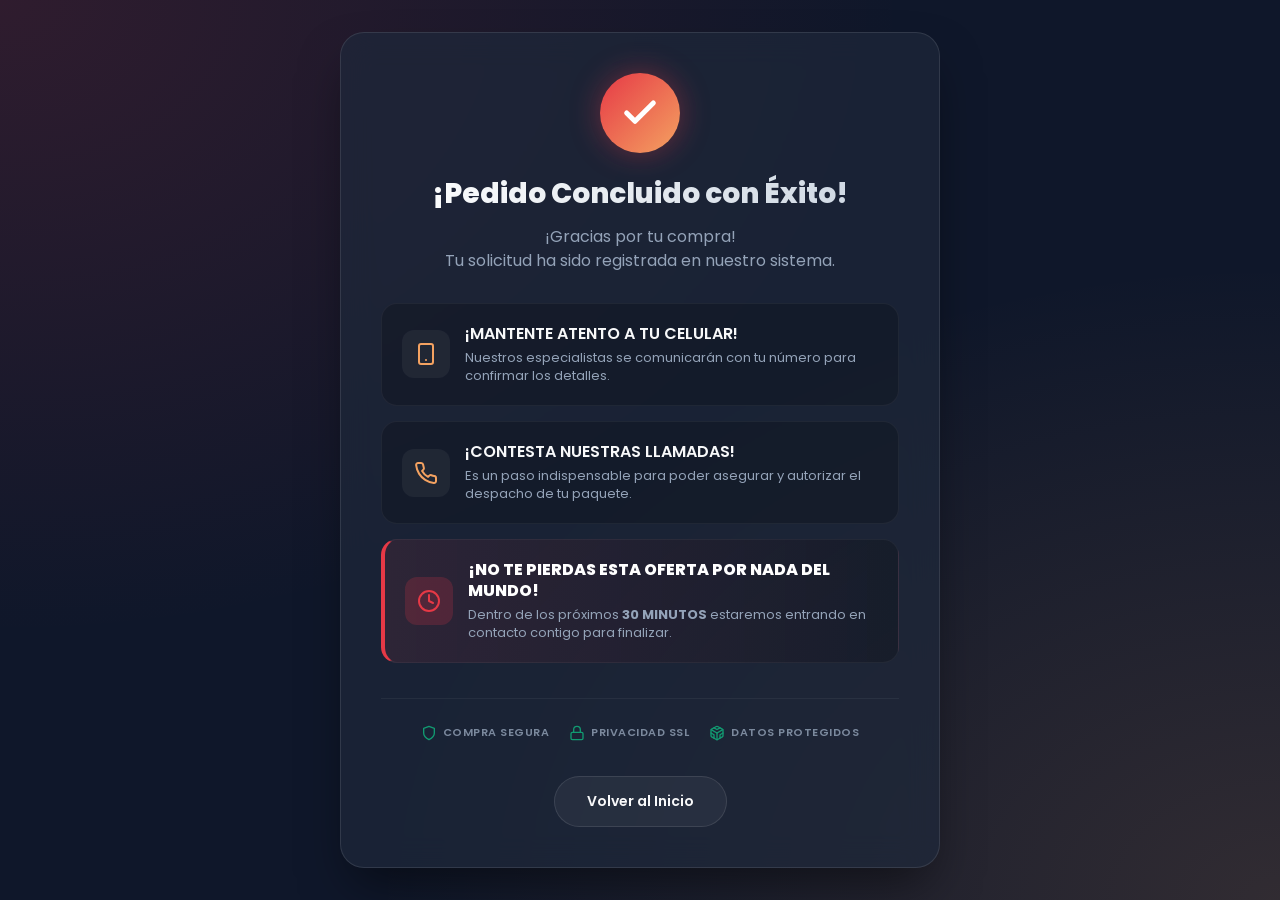
<file: success.html>
<!DOCTYPE html>
<html lang="es-LA">
<head>
    <meta charset="UTF-8">
    <meta name="viewport" content="width=device-width, initial-scale=1.0">
    <title>¡Pedido Confirmado! - Cardiox</title>
    <link rel="preconnect" href="https://fonts.googleapis.com">
    <link rel="preconnect" href="https://fonts.gstatic.com" crossorigin>
    <link href="https://fonts.googleapis.com/css2?family=Poppins:wght@300;400;600;800&display=swap" rel="stylesheet">
    <style>
        :root {
            --primary: #E63946; /* Vibrant Red for heart/urgent */
            --primary-glow: rgba(230, 57, 70, 0.4);
            --accent: #F4A261; /* Vibrant Orange/Golden */
            --bg-color: #0f172a; /* Deep Charcoal/Slate */
            --glass-bg: rgba(30, 41, 59, 0.7);
            --glass-border: rgba(255, 255, 255, 0.1);
            --text-light: #F8F9FA;
            --text-muted: #94A3B8;
        }

        * {
            margin: 0;
            padding: 0;
            box-sizing: border-box;
            font-family: 'Poppins', sans-serif;
        }

        body {
            background-color: var(--bg-color);
            background-image: 
                radial-gradient(at 0% 0%, rgba(230, 57, 70, 0.15) 0px, transparent 50%),
                radial-gradient(at 100% 100%, rgba(244, 162, 97, 0.15) 0px, transparent 50%);
            background-attachment: fixed;
            color: var(--text-light);
            min-height: 100vh;
            display: flex;
            align-items: center;
            justify-content: center;
            padding: 20px;
            overflow-x: hidden;
        }

        .container {
            max-width: 600px;
            width: 100%;
            background: var(--glass-bg);
            backdrop-filter: blur(16px);
            -webkit-backdrop-filter: blur(16px);
            border: 1px solid var(--glass-border);
            border-radius: 24px;
            padding: 40px;
            box-shadow: 0 25px 50px -12px rgba(0, 0, 0, 0.5);
            text-align: center;
            animation: slideUp 0.6s ease-out forwards;
        }

        @keyframes slideUp {
            from { opacity: 0; transform: translateY(30px); }
            to { opacity: 1; transform: translateY(0); }
        }

        .success-icon {
            width: 80px;
            height: 80px;
            background: linear-gradient(135deg, var(--primary), var(--accent));
            border-radius: 50%;
            display: flex;
            align-items: center;
            justify-content: center;
            margin: 0 auto 20px;
            box-shadow: 0 0 30px var(--primary-glow);
            animation: scaleIn 0.5s cubic-bezier(0.175, 0.885, 0.32, 1.275) forwards;
        }

        .success-icon svg {
            width: 40px;
            height: 40px;
            fill: none;
            stroke: white;
            stroke-width: 3;
            stroke-linecap: round;
            stroke-linejoin: round;
            stroke-dasharray: 100;
            stroke-dashoffset: 100;
            animation: drawCheck 0.6s ease-out 0.4s forwards;
        }

        @keyframes scaleIn {
            from { transform: scale(0); }
            to { transform: scale(1); }
        }

        @keyframes drawCheck {
            to { stroke-dashoffset: 0; }
        }

        h1 {
            font-size: 28px;
            font-weight: 800;
            margin-bottom: 10px;
            background: linear-gradient(to right, #fff, #cbd5e1);
            -webkit-background-clip: text;
            -webkit-text-fill-color: transparent;
        }

        p.subtitle {
            font-size: 16px;
            color: var(--text-muted);
            margin-bottom: 30px;
            line-height: 1.5;
        }

        .order-id {
            background: rgba(255, 255, 255, 0.05);
            padding: 10px 20px;
            border-radius: 12px;
            display: inline-block;
            font-size: 14px;
            color: #cbd5e1;
            margin-bottom: 30px;
            border: 1px dashed rgba(255,255,255,0.1);
        }

        .order-id span {
            font-weight: 600;
            color: var(--accent);
        }

        .triggers-container {
            text-align: left;
            display: flex;
            flex-direction: column;
            gap: 15px;
        }

        .trigger-card {
            background: rgba(0, 0, 0, 0.2);
            border: 1px solid rgba(255, 255, 255, 0.05);
            padding: 20px;
            border-radius: 16px;
            display: flex;
            align-items: center;
            gap: 15px;
            transition: transform 0.3s ease, background 0.3s ease;
        }

        .trigger-card:hover {
            transform: translateY(-2px);
            background: rgba(255, 255, 255, 0.03);
            border-color: rgba(255, 255, 255, 0.1);
        }

        .trigger-card.highlight {
            background: linear-gradient(to right, rgba(230, 57, 70, 0.1), rgba(0,0,0,0.2));
            border-left: 4px solid var(--primary);
        }

        .trigger-icon {
            width: 48px;
            height: 48px;
            min-width: 48px;
            background: rgba(255,255,255,0.05);
            border-radius: 12px;
            display: flex;
            align-items: center;
            justify-content: center;
        }
        
        .trigger-card.highlight .trigger-icon {
            background: rgba(230, 57, 70, 0.2);
        }

        .trigger-icon svg {
            width: 24px;
            height: 24px;
            fill: none;
            stroke: var(--accent);
            stroke-width: 2;
            stroke-linecap: round;
            stroke-linejoin: round;
        }

        .trigger-card.highlight .trigger-icon svg {
            stroke: var(--primary);
        }

        /* Animations */
        .pulse { animation: pulse 2s infinite; }
        .ring { animation: ring 2s infinite; }
        .spin-slow { animation: spin 4s linear infinite; }

        @keyframes pulse {
            0% { transform: scale(1); box-shadow: 0 0 0 0 rgba(244, 162, 97, 0.4); }
            70% { transform: scale(1.05); box-shadow: 0 0 0 10px rgba(244, 162, 97, 0); }
            100% { transform: scale(1); box-shadow: 0 0 0 0 rgba(244, 162, 97, 0); }
        }

        @keyframes ring {
            0% { transform: rotate(0); }
            10% { transform: rotate(15deg); }
            20% { transform: rotate(-10deg); }
            30% { transform: rotate(5deg); }
            40% { transform: rotate(-5deg); }
            50% { transform: rotate(0); }
            100% { transform: rotate(0); }
        }

        @keyframes spin {
            100% { transform: rotate(360deg); }
        }

        .trigger-text h3 {
            font-size: 16px;
            font-weight: 600;
            color: var(--text-light);
            line-height: 1.3;
        }
        
        .highlight .trigger-text h3 {
            color: #fff;
            font-weight: 800;
        }

        .trigger-text p {
            font-size: 13px;
            color: var(--text-muted);
            margin-top: 4px;
            line-height: 1.4;
        }

        .security-badges {
            display: flex;
            justify-content: center;
            gap: 20px;
            margin-top: 35px;
            flex-wrap: wrap;
            border-top: 1px solid rgba(255,255,255,0.05);
            padding-top: 25px;
        }

        .security-badges .badge {
            display: flex;
            align-items: center;
            gap: 6px;
            opacity: 0.8;
            transition: opacity 0.3s ease;
        }

        .security-badges .badge:hover {
            opacity: 1;
        }

        .security-badges .badge svg {
            width: 16px;
            height: 16px;
            stroke: #10b981; /* Emerald green for security */
        }

        .security-badges .badge span {
            font-size: 11px;
            color: var(--text-muted);
            font-weight: 600;
            text-transform: uppercase;
            letter-spacing: 0.5px;
        }

        .btn-home {
            display: inline-block;
            margin-top: 35px;
            padding: 14px 32px;
            background: rgba(255, 255, 255, 0.05);
            color: var(--text-light);
            text-decoration: none;
            border-radius: 30px;
            font-weight: 600;
            font-size: 14px;
            border: 1px solid rgba(255,255,255,0.1);
            transition: all 0.3s ease;
        }

        .btn-home:hover {
            background: rgba(255, 255, 255, 0.1);
            color: #fff;
        }

        @media (max-width: 480px) {
            .container { padding: 30px 20px; border-radius: 20px; }
            h1 { font-size: 24px; }
            .trigger-card { flex-direction: column; text-align: center; padding: 15px; }
            .trigger-icon { margin: 0 auto; }
            .trigger-card.highlight { border-left: none; border-top: 4px solid var(--primary); }
        }
    </style>
</head>
<body>

    <div class="container">
        <div class="success-icon">
            <svg viewBox="0 0 24 24">
                <polyline points="20 6 9 17 4 12"></polyline>
            </svg>
        </div>
        
        <h1>¡Pedido Concluido con Éxito!</h1>
        <p class="subtitle">¡Gracias por tu compra!<br>Tu solicitud ha sido registrada en nuestro sistema.</p>

        <div class="order-id" id="orderBox" style="display: none;">
            ID de tu pedido: <span id="orderId"></span>
        </div>

        <div class="triggers-container">
            
            <!-- Trigger 1 -->
            <div class="trigger-card">
                <div class="trigger-icon pulse">
                    <svg viewBox="0 0 24 24">
                        <rect x="5" y="2" width="14" height="20" rx="2" ry="2"></rect>
                        <line x1="12" y1="18" x2="12.01" y2="18"></line>
                    </svg>
                </div>
                <div class="trigger-text">
                    <h3>¡MANTENTE ATENTO A TU CELULAR!</h3>
                    <p>Nuestros especialistas se comunicarán con tu número para confirmar los detalles.</p>
                </div>
            </div>

            <!-- Trigger 2 -->
            <div class="trigger-card">
                <div class="trigger-icon ring">
                    <svg viewBox="0 0 24 24">
                        <path d="M22 16.92v3a2 2 0 0 1-2.18 2 19.79 19.79 0 0 1-8.63-3.07 19.5 19.5 0 0 1-6-6 19.79 19.79 0 0 1-3.07-8.67A2 2 0 0 1 4.11 2h3a2 2 0 0 1 2 1.72 12.84 12.84 0 0 0 .7 2.81 2 2 0 0 1-.45 2.11L8.09 9.91a16 16 0 0 0 6 6l1.27-1.27a2 2 0 0 1 2.11-.45 12.84 12.84 0 0 0 2.81.7A2 2 0 0 1 22 16.92z"></path>
                    </svg>
                </div>
                <div class="trigger-text">
                    <h3>¡CONTESTA NUESTRAS LLAMADAS!</h3>
                    <p>Es un paso indispensable para poder asegurar y autorizar el despacho de tu paquete.</p>
                </div>
            </div>

            <!-- Trigger 3 -->
            <div class="trigger-card highlight">
                <div class="trigger-icon spin-slow">
                    <svg viewBox="0 0 24 24">
                        <circle cx="12" cy="12" r="10"></circle>
                        <polyline points="12 6 12 12 16 14"></polyline>
                    </svg>
                </div>
                <div class="trigger-text">
                    <h3>¡NO TE PIERDAS ESTA OFERTA POR NADA DEL MUNDO!</h3>
                    <p>Dentro de los próximos <strong>30 MINUTOS</strong> estaremos entrando en contacto contigo para finalizar.</p>
                </div>
            </div>

        </div>

        <div class="security-badges">
            <div class="badge">
                <svg viewBox="0 0 24 24" fill="none" stroke-width="2" stroke-linecap="round" stroke-linejoin="round">
                    <path d="M12 22s8-4 8-10V5l-8-3-8 3v7c0 6 8 10 8 10z"></path>
                </svg>
                <span>Compra Segura</span>
            </div>
            <div class="badge">
                <svg viewBox="0 0 24 24" fill="none" stroke-width="2" stroke-linecap="round" stroke-linejoin="round">
                    <rect x="3" y="11" width="18" height="11" rx="2" ry="2"></rect>
                    <path d="M7 11V7a5 5 0 0 1 10 0v4"></path>
                </svg>
                <span>Privacidad SSL</span>
            </div>
            <div class="badge">
                <svg viewBox="0 0 24 24" fill="none" stroke-width="2" stroke-linecap="round" stroke-linejoin="round">
                    <path d="M21 16V8a2 2 0 0 0-1-1.73l-7-4a2 2 0 0 0-2 0l-7 4A2 2 0 0 0 3 8v8a2 2 0 0 0 1 1.73l7 4a2 2 0 0 0 2 0l7-4A2 2 0 0 0 21 16z"></path>
                    <polyline points="7.5 4.21 12 6.81 16.5 4.21"></polyline>
                    <polyline points="7.5 19.79 7.5 14.6 3 12"></polyline>
                    <polyline points="21 12 16.5 14.6 16.5 19.79"></polyline>
                    <polyline points="3.27 6.96 12 12.01 20.73 6.96"></polyline>
                    <line x1="12" y1="22.08" x2="12" y2="12"></line>
                </svg>
                <span>Datos Protegidos</span>
            </div>
        </div>

        <a href="/" class="btn-home">Volver al Inicio</a>
    </div>

    <script>
        // Extract parameter to show order ID smoothly
        document.addEventListener("DOMContentLoaded", () => {
            const urlParams = new URLSearchParams(window.location.search);
            const orderId = urlParams.get('id');
            
            if (orderId) {
                document.getElementById('orderId').textContent = orderId;
                document.getElementById('orderBox').style.display = 'inline-block';
            }
        });
    </script>
</body>
</html>
</file>
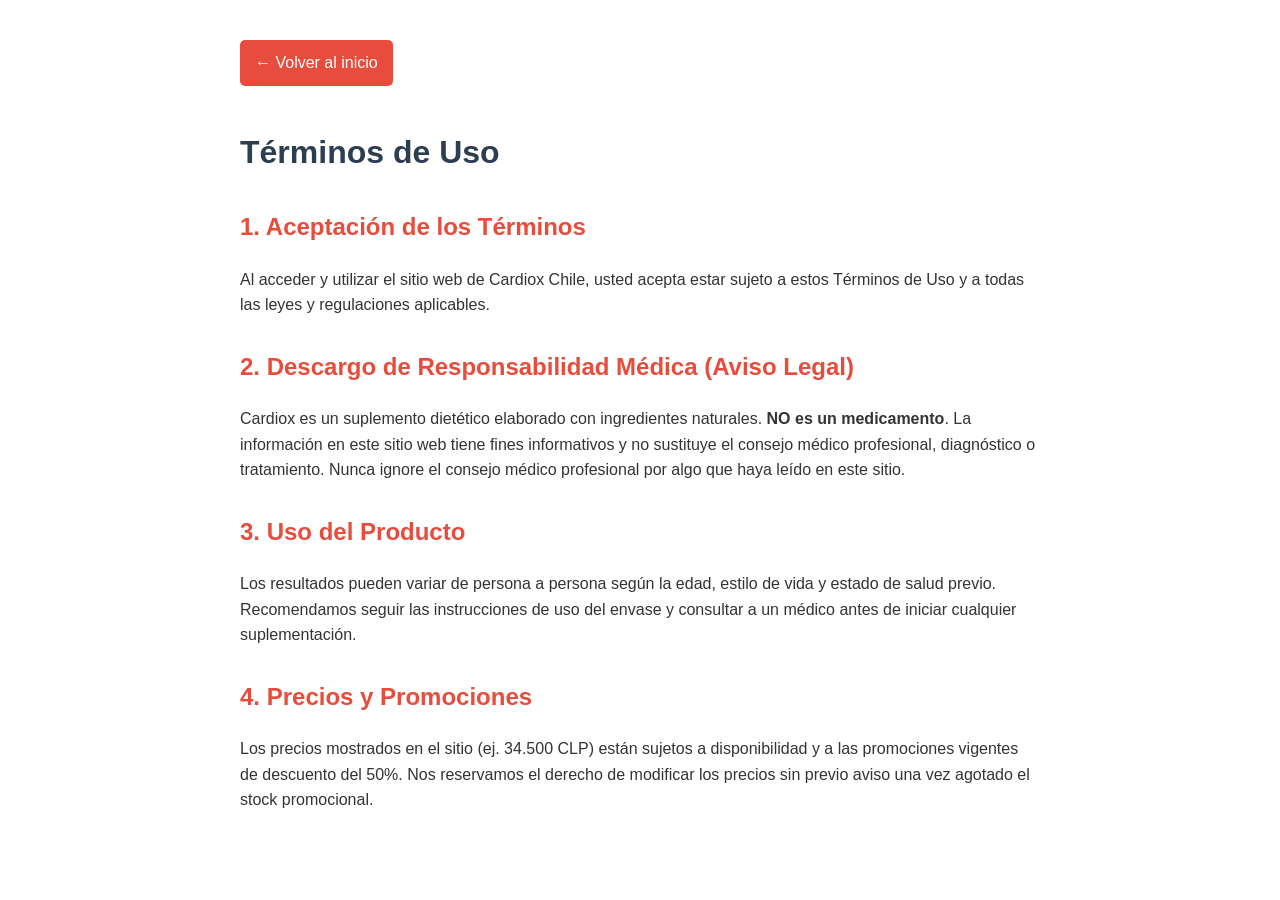
<file: terminos-de-uso.html>
<!DOCTYPE html>
<html lang="es-CL">
<head>
    <meta charset="UTF-8">
    <meta name="viewport" content="width=device-width, initial-scale=1.0">
    <title>Términos de Uso | Cardiox Chile</title>
    <style>
        body { font-family: 'Roboto', sans-serif; line-height: 1.6; color: #333; max-width: 800px; margin: 0 auto; padding: 40px 20px; }
        h1 { color: #2c3e50; }
        h2 { color: #e74c3c; margin-top: 30px; }
        .back-btn { display: inline-block; margin-bottom: 20px; padding: 10px 15px; background: #e74c3c; color: #fff; border-radius: 5px; text-decoration: none; }
    </style>
</head>
<body>
    <a href="index.html" class="back-btn">← Volver al inicio</a>
    <h1>Términos de Uso</h1>
    
    <h2>1. Aceptación de los Términos</h2>
    <p>Al acceder y utilizar el sitio web de Cardiox Chile, usted acepta estar sujeto a estos Términos de Uso y a todas las leyes y regulaciones aplicables.</p>
    
    <h2>2. Descargo de Responsabilidad Médica (Aviso Legal)</h2>
    <p>Cardiox es un suplemento dietético elaborado con ingredientes naturales. <strong>NO es un medicamento</strong>. La información en este sitio web tiene fines informativos y no sustituye el consejo médico profesional, diagnóstico o tratamiento. Nunca ignore el consejo médico profesional por algo que haya leído en este sitio.</p>
    
    <h2>3. Uso del Producto</h2>
    <p>Los resultados pueden variar de persona a persona según la edad, estilo de vida y estado de salud previo. Recomendamos seguir las instrucciones de uso del envase y consultar a un médico antes de iniciar cualquier suplementación.</p>
    
    <h2>4. Precios y Promociones</h2>
    <p>Los precios mostrados en el sitio (ej. 34.500 CLP) están sujetos a disponibilidad y a las promociones vigentes de descuento del 50%. Nos reservamos el derecho de modificar los precios sin previo aviso una vez agotado el stock promocional.</p>
</body>
</html>
</file>
<file: css/style.css>
/* ==========================================================================
   Author's custom styles
   ========================================================================== */
@import url('https://fonts.googleapis.com/css2?family=Roboto:wght@300;400&display=swap');


::-webkit-scrollbar-button {
    width: 3px;
    height: 0
}

::-webkit-scrollbar-track {
    background-color: #32312e;
    box-shadow: 0 0 3px #000 inset;
}

::-webkit-scrollbar-thumb {
    -webkit-border-radius: 5px;
    border-radius: 5px;
    background-color: #ff1403;
    box-shadow: 0 1px 1px #fff inset;
}

::-webkit-resizer {
    width: 3px;
    height: 0
}

::-webkit-scrollbar {
    width: 3px;
    height: 3px
}

select {
    -webkit-appearance: none;
    -moz-appearance: none;
    appearance: none;
}

select::-ms-expand {
    display: none;
}

a {
    text-decoration: none;
}

ul {
    padding: 0;
    margin: 0;
}

ul li {
    list-style-type: none;
}

h1, h2, h3, h4, h5, h6 {
    line-height: 1;
    font-weight: bold;
    margin: 0;
}

.obj {
    position: absolute;
    z-index: 1;
}

.img_box img, .obj img {
    width: 100%;
}

.m-0 {
    margin: 0;
}

.p-0 {
    padding: 0;
}

.dflex {
    display: -webkit-box;
    display: -webkit-flex;
    display: -ms-flexbox;
    display: flex;
}

main {
    overflow: hidden;
}

body {
    font-family: 'Roboto', sans-serif;
    line-height: 1.2;
    margin: 0;
    padding: 0;
}

.preloader-background {
    display: flex;
    align-items: center;
    justify-content: center;
    background-color: #020a05;
    position: fixed;
    z-index: 99999;
    top: 0;
    left: 0;
    right: 0;
    bottom: 0;
}

.spinner-blue, .spinner-blue-only {
    border-color: #ab0002;
}

section {
    padding: 70px 0;
}

.container {
    position: relative;
}

header {
    padding: 20px 0;
    background: #454343;
}

.headerContent {
    display: -webkit-box;
    display: -webkit-flex;
    display: -ms-flexbox;
    display: flex;
    align-items: center;
    justify-content: space-between;
}

.logoBox {
    align-self: flex-start;
    width: 197px;
}

.headerContent-items,
.headerItem {
    display: -webkit-box;
    display: -webkit-flex;
    display: -ms-flexbox;
    display: flex;
    align-items: center;
    justify-content: center;
}

.headerItem {
    margin: 0 20px;
}

.headerItem-text {
    font-size: 16px;
    color: #edb72b;
    margin: 0 10px;
}

.headerButton {
    max-width: 290px;
    font-size: 20px;
    font-weight: 400;
    text-align: center;
    color: #ffffff;
    cursor: pointer;
    border: 2px solid #edb72b;
    padding: 8px 12px;
    -moz-border-radius: 10px;
    -webkit-border-radius: 10px;
    -khtml-border-radius: 10px;
    border-radius: 10px;
}

.block_01 {
    padding-bottom: 95px;
    background: url('../img/bg_01.jpg') no-repeat center;
    background-size: cover;
}

.block_01-title {
    font-size: 46px;
    font-weight: 700;
    text-align: center;
    color: #ffffff;
    margin-bottom: 20px;
}

.block_01-subtitle {
    font-size: 26px;
    font-weight: 400;
    text-align: center;
    color: #ffffff;
    margin-bottom: 40px;
}

.plusesItem {
    align-items: center;
    margin-bottom: 30px;
}

.plusesItem-icon {
    min-width: 82px;
    margin-right: 10px;
}

.plusesItem-text {
    font-size: 18px;
    line-height: 1.3;
    color: #ffffff;
}

.productBox {
    position: relative;
    max-width: 245px;
    margin: 0 auto;
}

.saleBox {
    width: 100px;
    right: -5px;
    top: -35px;
    font-size: 22px;
    line-height: 1;
    text-align: center;
    color: #ffffff;
    padding: 15px 10px 35px;
    background: url('../img/sale.png') no-repeat center;
    background-size: contain;
}

.saleBox span {
    font-size: 28px;
}

.formBox {
    max-width: 320px;
    padding: 4px;
    background: #fff;
    -moz-border-radius: 10px;
    -webkit-border-radius: 10px;
    -khtml-border-radius: 10px;
    border-radius: 10px;
}

.formBox-header {
    align-items: center;
    border-top-left-radius: 8px;
    border-top-right-radius: 8px;
    padding: 10px 15px 10px;
    background: #b58dc1;
}

.formBox-header__text {
    font-size: 16px;
    color: #ffffff;
    padding-right: 25px;
}

.formBox-header__count {
    justify-content: center;
    min-width: 85px;
    min-height: 85px;
    font-size: 32px;
    font-weight: 300;
    text-align: center;
    color: #000000;
    -moz-border-radius: 50%;
    -webkit-border-radius: 50%;
    -khtml-border-radius: 50%;
    border-radius: 50%;
    background: #fff;
}

.formBox-header__count b {
    font-size: 13px;
    font-weight: 300;
}

.formBox-content {
    padding: 8px 16px;
}

.priceBox {
    align-items: flex-end;
}

.priceBox-item {
    flex: 0 0 50%;
    align-items: center;
    justify-content: space-between;
}

.oldPrice {
    color: #000000;
}

.newPrice {
    text-align: right;
    color: #db0000;
}

.priceBox-title {
    font-size: 16px;
    margin-bottom: 10px;
}

.priceBox-info {
    font-size: 24px;
    font-weight: 700;
}

.oldPrice .priceBox-info {
    text-decoration: line-through;
}

.orderForm {
    margin-top: 20px;
}

.customSelect {
    outline: none;
    margin-bottom: 20px;
    background: url('../img/custom_select.png') no-repeat 95% 20px;
}

.input-field label:not(.label-icon).active {
    -webkit-transform: translateY(-14px) scale(0.8);
    transform: translateY(-14px) scale(0.8);
    -webkit-transform-origin: 0 0;
    transform-origin: 0 0;
}

input:not([type]),
input[type=text]:not(.browser-default),
input[type=password]:not(.browser-default),
input[type=email]:not(.browser-default),
input[type=url]:not(.browser-default),
input[type=time]:not(.browser-default),
input[type=date]:not(.browser-default),
input[type=datetime]:not(.browser-default),
input[type=datetime-local]:not(.browser-default),
input[type=tel]:not(.browser-default),
input[type=number]:not(.browser-default),
input[type=search]:not(.browser-default),
textarea.materialize-textarea {
    height: 2.5rem;
    box-sizing: border-box;
    color: #a8788e;
    margin-bottom: 5px;
}

input:not([type]):focus:not([readonly]),
input[type=text]:not(.browser-default):focus:not([readonly]),
input[type=password]:not(.browser-default):focus:not([readonly]),
input[type=email]:not(.browser-default):focus:not([readonly]),
input[type=url]:not(.browser-default):focus:not([readonly]),
input[type=time]:not(.browser-default):focus:not([readonly]),
input[type=date]:not(.browser-default):focus:not([readonly]),
input[type=datetime]:not(.browser-default):focus:not([readonly]),
input[type=datetime-local]:not(.browser-default):focus:not([readonly]),
input[type=tel]:not(.browser-default):focus:not([readonly]),
input[type=number]:not(.browser-default):focus:not([readonly]),
input[type=search]:not(.browser-default):focus:not([readonly]),
textarea.materialize-textarea:focus:not([readonly]) {
    border-bottom: 1px solid #a8788e;
    -webkit-box-shadow: 0 1px 0 0 #a8788e;
    box-shadow: 0 1px 0 0 #a8788e;
}

input:not([type]):focus:not([readonly]) + label,
input[type=text]:not(.browser-default):focus:not([readonly]) + label,
input[type=password]:not(.browser-default):focus:not([readonly]) + label,
input[type=email]:not(.browser-default):focus:not([readonly]) + label,
input[type=url]:not(.browser-default):focus:not([readonly]) + label,
input[type=time]:not(.browser-default):focus:not([readonly]) + label,
input[type=date]:not(.browser-default):focus:not([readonly]) + label,
input[type=datetime]:not(.browser-default):focus:not([readonly]) + label,
input[type=datetime-local]:not(.browser-default):focus:not([readonly]) + label,
input[type=tel]:not(.browser-default):focus:not([readonly]) + label,
input[type=number]:not(.browser-default):focus:not([readonly]) + label,
input[type=search]:not(.browser-default):focus:not([readonly]) + label,
textarea.materialize-textarea:focus:not([readonly]) + label {
    color: #a8788e;
}

.customBtn {
    width: 100%;
    height: 46px;
    line-height: 46px;
    margin-top: 20px;
}

.block_02 {
    padding-bottom: 50px;
    background: #eee;
}

.objBox1 {
    z-index: 1;
    width: 100%;
    max-width: 512px;
    right: -80px;
    bottom: -53px;
}

.block_02-title {
    position: relative;
    z-index: 2;
    font-size: 36px;
    font-weight: 700;
    margin-bottom: 20px;
}

.block_02-title span {
    display: block;
}

.symptomBox {
    position: relative;
    z-index: 2;
    flex-wrap: wrap;
}

.symptomBox-item {
    flex: 0 0 50%;
    align-items: center;
    margin-bottom: 25px;
    padding-right: 20px;
}

.symptomItem-icon {
    max-width: 38px;
    margin-right: 15px;
}

.symptomItem-text {
    font-size: 16px;
    font-weight: 300;
}

.block_02 .bannerBox {
    position: relative;
    z-index: 2;
    max-width: 60%;
    margin: 40px auto 0;
}

.bannerBox-title {
    font-size: 26px;
    font-weight: 700;
    text-align: center;
    text-transform: uppercase;
    margin-bottom: 10px;
}

.bannerBox-text {
    font-size: 20px;
    font-weight: 500;
    text-align: center;
    border: 8px solid #edb72b;
    padding: 10px 20px;
    -moz-border-radius: 10px;
    -webkit-border-radius: 10px;
    -khtml-border-radius: 10px;
    border-radius: 10px;
}

.bannerBox-text span {
    display: block;
}

.block_03-title {
    font-size: 36px;
    font-weight: 700;
    text-align: center;
    margin-bottom: 30px;
}

.block_03-subtitle {
    font-size: 20px;
    font-weight: 300;
    margin-bottom: 40px;
}

.block_04 {
    padding: 30px 0;
    height: auto;
    min-height: 275px;
}

.block_04-title {
    font-size: 36px;
    font-weight: 700;
    color: #ffffff;
    margin-bottom: 20px;
}

.block_04-text {
    font-size: 20px;
    font-weight: 300;
    line-height: 1.3;
    color: #ffffff;
}

.block_05 {
    background: #f4ecf1;
}

.block_05-title {
    font-size: 36px;
    font-weight: 700;
    text-align: center;
    margin-bottom: 40px;
}

.causesBox {
    flex-wrap: wrap;
    justify-content: space-around;
}

.causesBox-item {
    flex: 0 0 33%;
    text-align: center;
    padding: 0 30px;
    margin-bottom: 25px;
}

.causesBox-icon {
    display: block;
    width: 121px;
    margin: 0 auto 20px;
}

.causesBox-title {
    font-size: 24px;
    line-height: 1;
    font-weight: 700;
    margin-bottom: 5px;
}

.causesBox-text {
    font-size: 22px;
    font-weight: 300;
}

.block_06 {
    overflow: hidden;
}

.objBox2 {
    z-index: 1;
    width: 333px;
    left: 0;
    bottom: -74px;
}

.block_06-title {
    position: relative;
    z-index: 2;
    font-size: 36px;
    font-weight: 700;
    margin-bottom: 30px;
}

.block_06-text {
    position: relative;
    z-index: 2;
    font-size: 22px;
    font-weight: 300;
}

.expertName {
    position: relative;
    z-index: 2;
    font-size: 22px;
    font-weight: 700;
    margin-top: 40px;
}

.expertName span {
    display: block;
}

.block_07 {
    background: url('../img/bg_01.jpg') no-repeat center;
    background-size: cover;
}

.customForm {
    flex-wrap: wrap;
    position: relative;
    padding: 20px 25px;
    background: #fff;
    -moz-border-radius: 10px;
    -webkit-border-radius: 10px;
    -khtml-border-radius: 10px;
    border-radius: 10px;
}

.customForm-item {
    position: relative;
    flex: 0 0 33%;
}

.customForm .productBox {
    margin: -50px auto 0;
}

.objArrow {
    z-index: 10;
    width: 50px!important;
    bottom: 30px;
    right: 10px;
}

.customForm-title {
    font-size: 18px;
    font-weight: 700;
    text-transform: uppercase;
    text-align: center;
    margin-bottom: 10px;
}

.customForm .saleBox {
    width: 120px;
    font-size: 24px;
    margin: -50px auto 10px;
    padding: 20px 10px 45px;
}

.customForm .saleBox span {
    font-size: 34px;
}

.customForm-header {
    align-items: center;
    margin-bottom: 25px;
}

.customForm .formBox-header__count {
    font-weight: 700;
    font-style: italic;
    background: #ae8ac0;
}

.customForm .formBox-header__text {
    color: #000000;
}

.block_08-title {
    font-size: 36px;
    font-weight: 700;
    text-align: center;
    margin-bottom: 30px;
}

.block_08 .bannerBox-text {
    line-height: 1.3;
    font-weight: 300;
    text-align: left;
    border: 3px solid #edb72b;
    margin-bottom: 30px;
}

.resultBox {
    justify-content: space-between;
}

.resultBox-item {
    flex: 0 0 49%;
    padding: 18px 22px 70px;
    -moz-border-radius: 15px;
    -webkit-border-radius: 15px;
    -khtml-border-radius: 15px;
    border-radius: 15px;
    background: -moz-linear-gradient(top, rgba(140,140,140,1) 0%, rgba(140,140,140,1) 69%, rgba(140,140,140,0) 100%);
    background: -webkit-linear-gradient(top, rgba(140,140,140,1) 0%,rgba(140,140,140,1) 69%,rgba(140,140,140,0) 100%);
    background: linear-gradient(to bottom, rgba(140,140,140,1) 0%,rgba(140,140,140,1) 69%,rgba(140,140,140,0) 100%);
    filter: progid:DXImageTransform.Microsoft.gradient( startColorstr='#8c8c8c', endColorstr='#008c8c8c',GradientType=0 );
}

.resultBox-item:last-of-type {
    background: -moz-linear-gradient(top, rgba(195,150,179,1) 0%, rgba(195,150,179,1) 69%, rgba(195,150,179,0) 100%);
    background: -webkit-linear-gradient(top, rgba(195,150,179,1) 0%,rgba(195,150,179,1) 69%,rgba(195,150,179,0) 100%);
    background: linear-gradient(to bottom, rgba(195,150,179,1) 0%,rgba(195,150,179,1) 69%,rgba(195,150,179,0) 100%);
    filter: progid:DXImageTransform.Microsoft.gradient( startColorstr='#c396b3', endColorstr='#00c396b3',GradientType=0 );
}

.resultBox-title {
    font-size: 38px;
    font-weight: 700;
    text-align: center;
    text-transform: uppercase;
    color: #ffffff;
    margin-bottom: 20px;
}

.resultBox-image {
    width: 222px;
    margin: 0 auto 30px;
}

.resultBox-info {
    font-size: 22px;
    font-weight: 700;
    color: #ffffff;
    justify-content: space-between;
    align-items: center;
}

.resultBox-percent {
    flex: 0 0 20%;
    text-align: center;
    border-left: 2px dashed #fff;
    padding: 15px 0;
    margin: 2px 0;
}

.block_09 {
    padding: 0;
}

.block_09-title {
    font-size: 36px;
    font-weight: 700;
    text-align: center;
    margin-bottom: 40px;
}

.reviewItem {
    margin-bottom: 35px;
}

.reviewItem-avatar {
    flex: 0 0 165px;
    margin-right: 20px;
    -moz-border-radius: 50%;
    -webkit-border-radius: 50%;
    -khtml-border-radius: 50%;
    border-radius: 50%;
}

.reviewItem-avatar img {
    display: block;
    -moz-border-radius: 50%;
    -webkit-border-radius: 50%;
    -khtml-border-radius: 50%;
    border-radius: 50%;
}

.reviewItem-text {
    font-size: 20px;
    font-weight: 300;
    line-height: 1.4;
}

.authorName {
    display: block;
    font-weight: 700;
    text-align: right;
    margin-top: 20px;
}

.block_10-title {
    font-size: 36px;
    font-weight: 700;
    text-align: center;
    margin-bottom: 40px;
}

.productBonus {
    flex-wrap: wrap;
    justify-content: space-around;
}

.bonusItem {
    flex: 0 0 35%;
    margin-bottom: 50px;
}

.bonusItem-icon {
    width: 111px;
    margin: 0 auto 20px;
}

.bonusItem-title {
    font-size: 26px;
    font-weight: 700;
    margin-bottom: 5px;
}

.bonusItem-text {
    font-size: 26px;
    font-weight: 300;
    line-height: 1.3;
}

.block_11 {
    padding: 0 0 20px;
}

.howToUse {
    position: relative;
    border: 10px solid #edb72b;
    padding: 50px 40px;
    -moz-border-radius: 10px;
    -webkit-border-radius: 10px;
    -khtml-border-radius: 10px;
    border-radius: 10px;
}

.howToUse-content {
    position: relative;
    z-index: 2;
    flex: 0 0 60%;
}

.howToUse-title {
    font-size: 36px;
    font-weight: 700;
    margin-bottom: 20px;
}

.howToUse-text {
    font-size: 22px;
    font-weight: 300;
    line-height: 1.3;
}

.block_12 {
    background: url('../img/bg_01.jpg') no-repeat center;
    background-size: cover;
}

.objBox3 {
    z-index: 1;
    width: 350px;
    bottom: -54px;
    right: 20px;
}


@media screen and (min-width: 992px) and (max-width: 1360px) {

    .container {
        width: 90%;
    }

}

@media screen and (max-width: 1200px) {

    .objBox1 {
        right: -180px;
    }

    .objBox2 {
        left: -145px;
    }

    .objBox3 {
        right: -40px;
    }

}

@media screen and (max-width: 992px) {

    .headerContent {
        flex-wrap: wrap;
        justify-content: space-around;
    }

    .headerContent-items {
        order: 3;
        margin-top: 30px;
    }

    .objBox1 {
        opacity: .2;
    }

    .block_01-title {
        font-size: 36px;
    }

    .block_02 .bannerBox {
        max-width: 80%;
    }

    .causesBox-item {
        flex: 0 0 50%;
    }

    .objBox2 {
        opacity: .2;
        width: 400px;
        left: inherit;
        right: 0;
    }

    .customForm-item {
        flex: 0 0 100%;
    }

    .customForm-item:nth-child(2) {
        position: absolute;
        left: -200px;
        bottom: 0;
    }

    .customForm .priceBox {
        margin-bottom: 20px;
    }

    .block_04-title, .block_02-title {
        font-size: 30px;
    }

    .resultBox-title {
        font-size: 30px;
    }

    .resultBox-info {
        font-size: 18px;
    }

    .resultBox-percent {
        flex: 0 0 25%;
    }

    .bonusItem {
        flex: 0 0 45%;
    }

    .howToUse-content {
        flex: 0 0 100%;
    }

    .objBox3 {
        opacity: .3;
    }

}

@media screen and (max-width: 639px) {

    section {
        padding: 40px 0;
    }

    .logoBox {
        margin-bottom: 30px;
    }

    .headerItem {
        flex: 0 0 50%;
        margin: 0;
    }

    .block_01-title {
        font-size: 30px;
    }

    .formBox {
        margin: 0 auto;
    }

    .block_02-title, .block_03-title,
    .block_05-title, .block_08-title,
    .block_09-title, .block_10-title {
        font-size: 24px;
    }

    .symptomBox-item {
        flex: 0 0 100%;
        padding: 0;
    }

    .block_02 .bannerBox {
        max-width: 100%;
    }

    .block_04 {
        height: inherit;
    }

    .causesBox-item {
        flex: 0 0 100%;
        padding: 0 15px;
    }

    .customForm-item:nth-child(2) {
        position: relative;
        left: inherit;
    }

    .customForm .productBox {
        margin: 20px auto;
    }

    .objArrow {
        right: inherit;
        left: 10%;
        bottom: 0;
        -moz-transform: rotate(90deg);
        -webkit-transform: rotate(90deg);
        -o-transform: rotate(90deg);
        -ms-transform: rotate(90deg);
        transform: rotate(90deg);
    }

    .resultBox {
        flex-wrap: wrap;
    }

    .resultBox-item {
        flex: 0 0 100%;
    }

    .reviewItem {
        flex-wrap: wrap;
        justify-content: center;
    }

    .bonusItem {
        flex: 0 0 100%;
    }

    .bonusItem-title {
        font-size: 22px;
    }

    .bonusItem-text {
        font-size: 20px;
    }

    .howToUse {
        padding: 25px 20px;
    }

    .howToUse-title {
        font-size: 28px;
    }

    .howToUse-text {
        font-size: 20px;
    }

}
</file>
